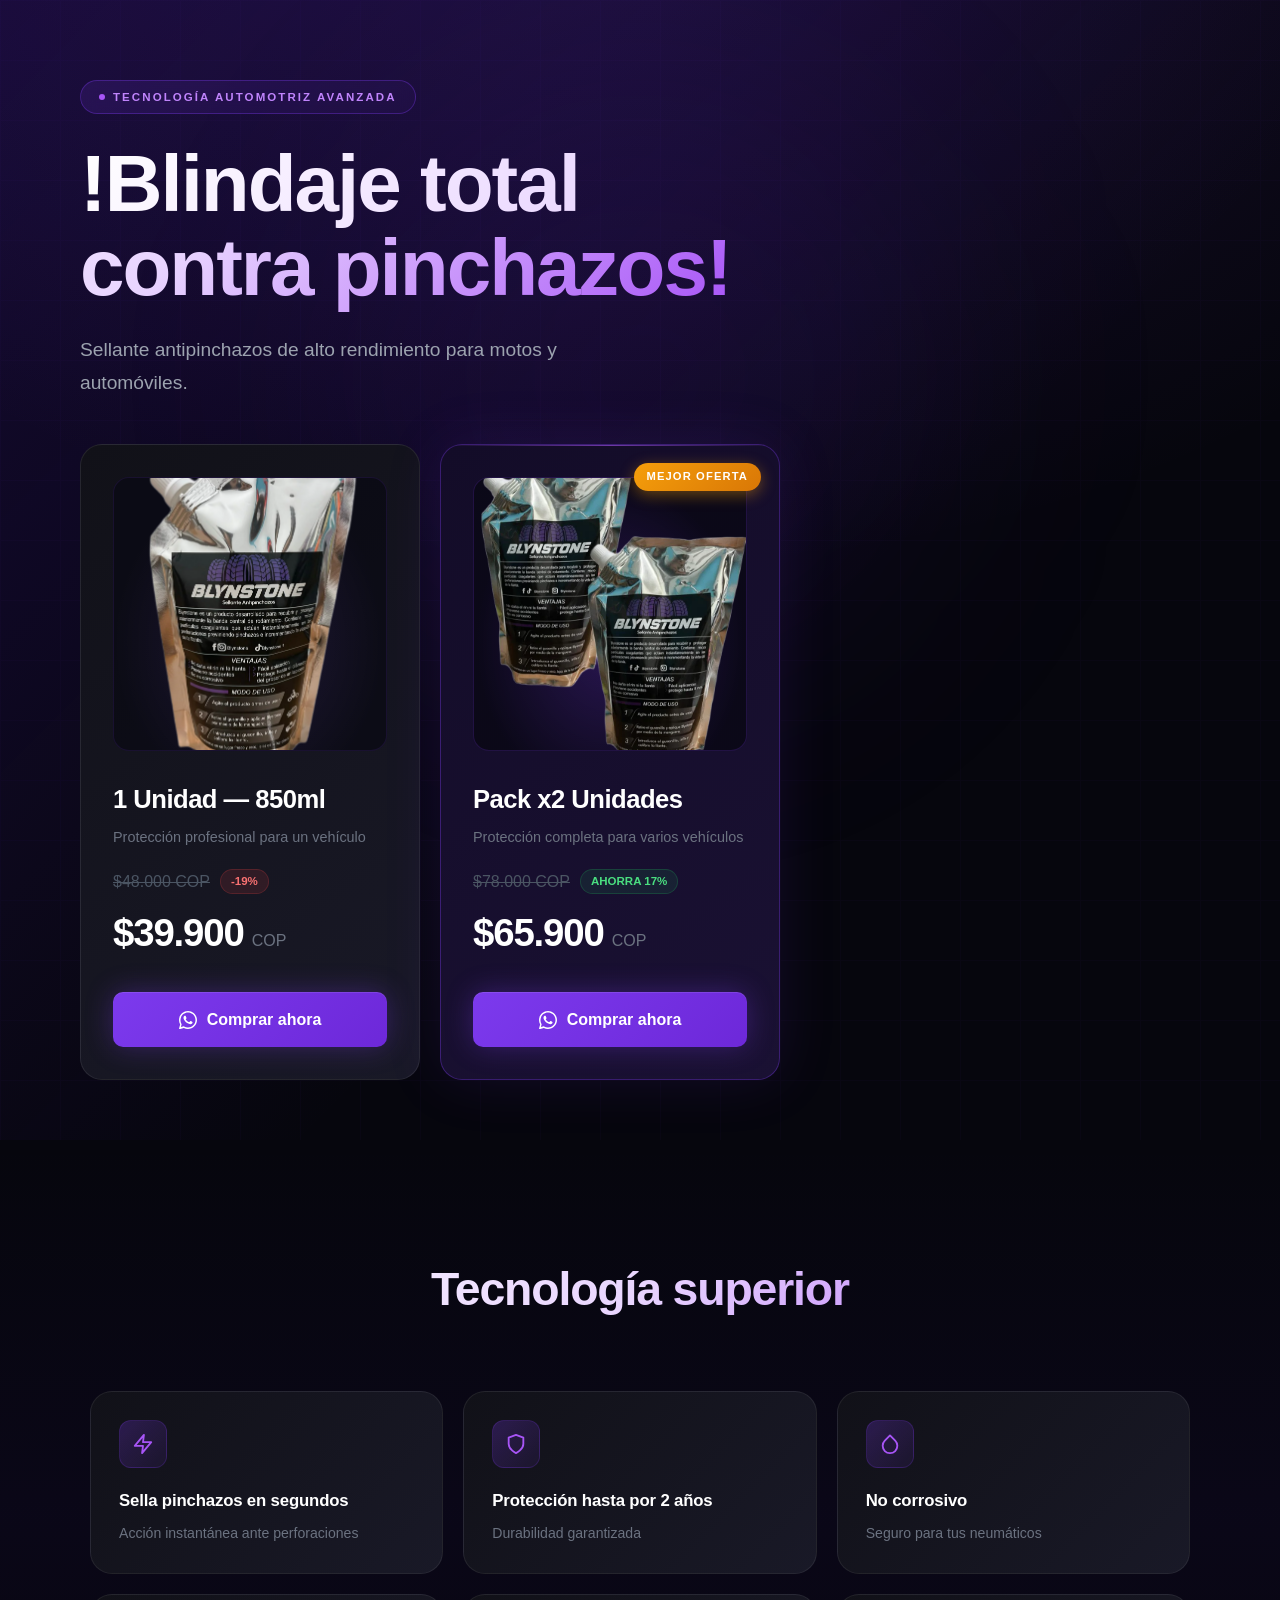
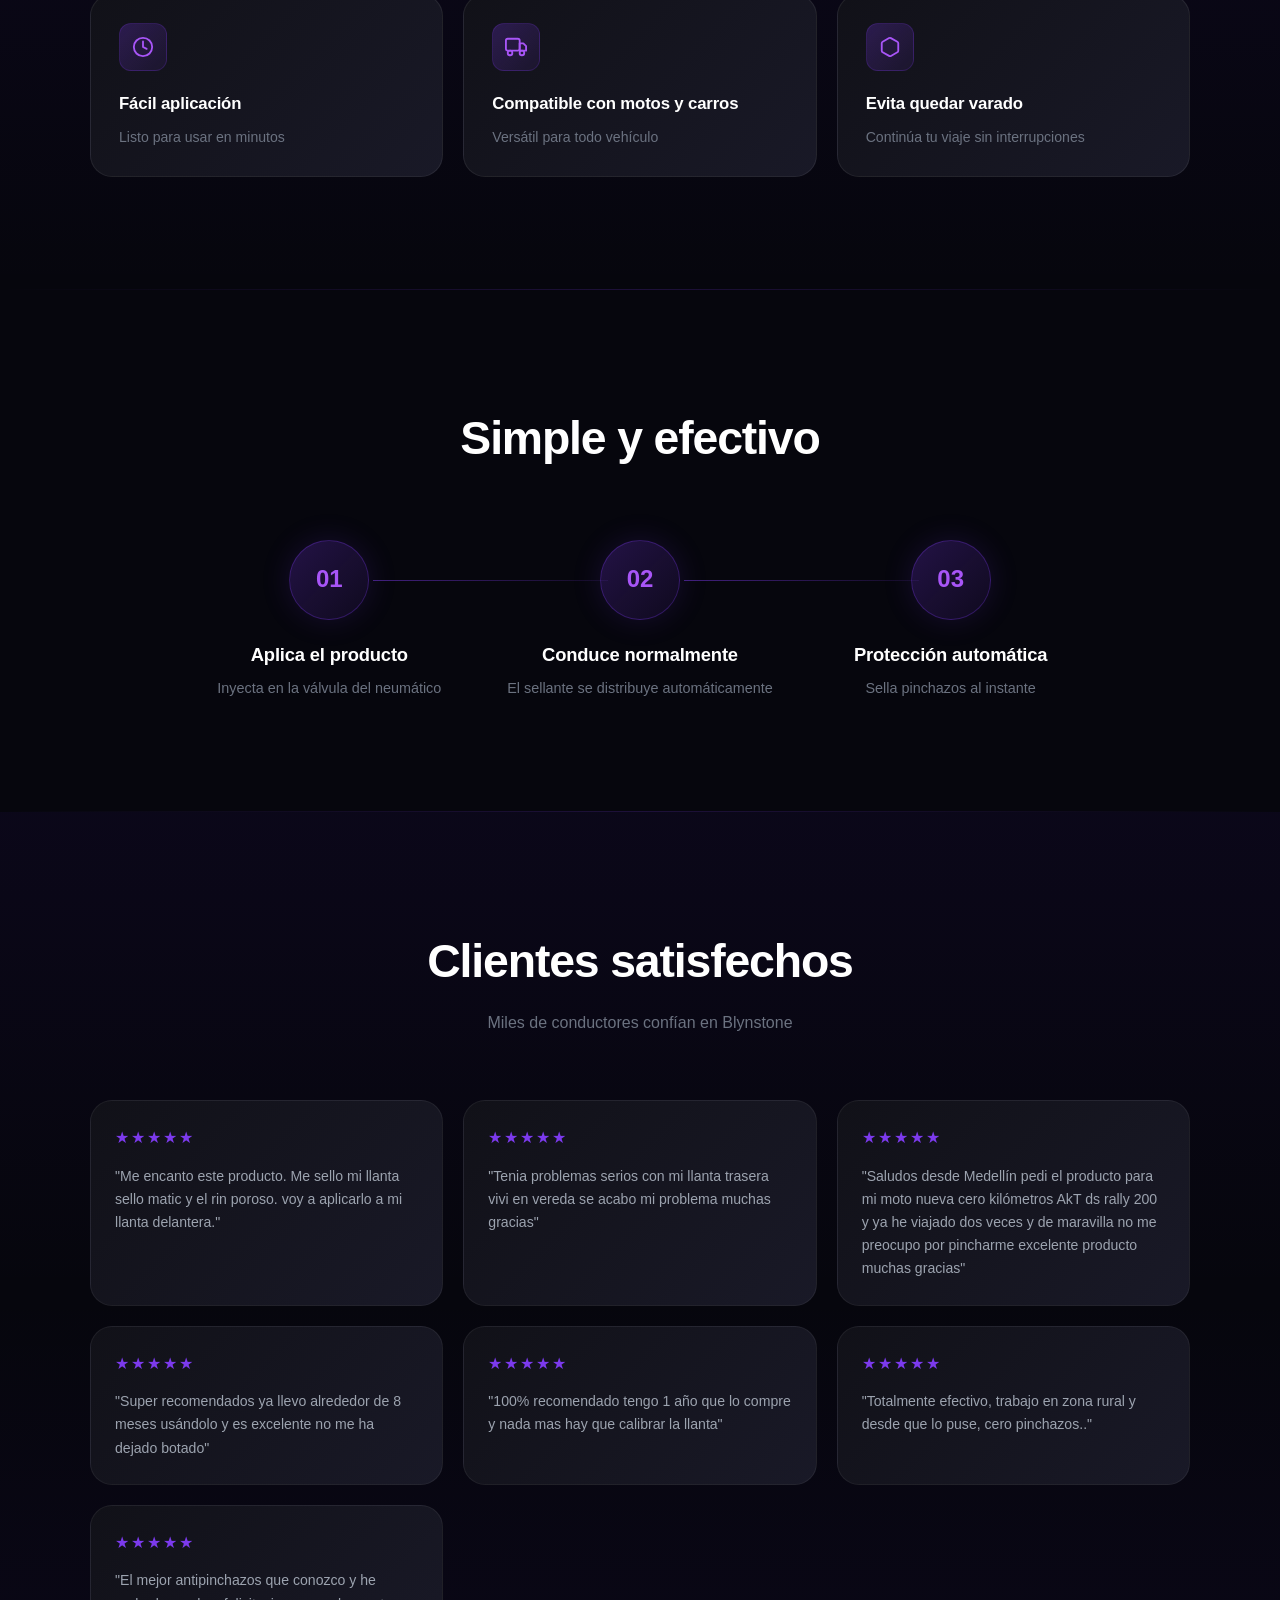
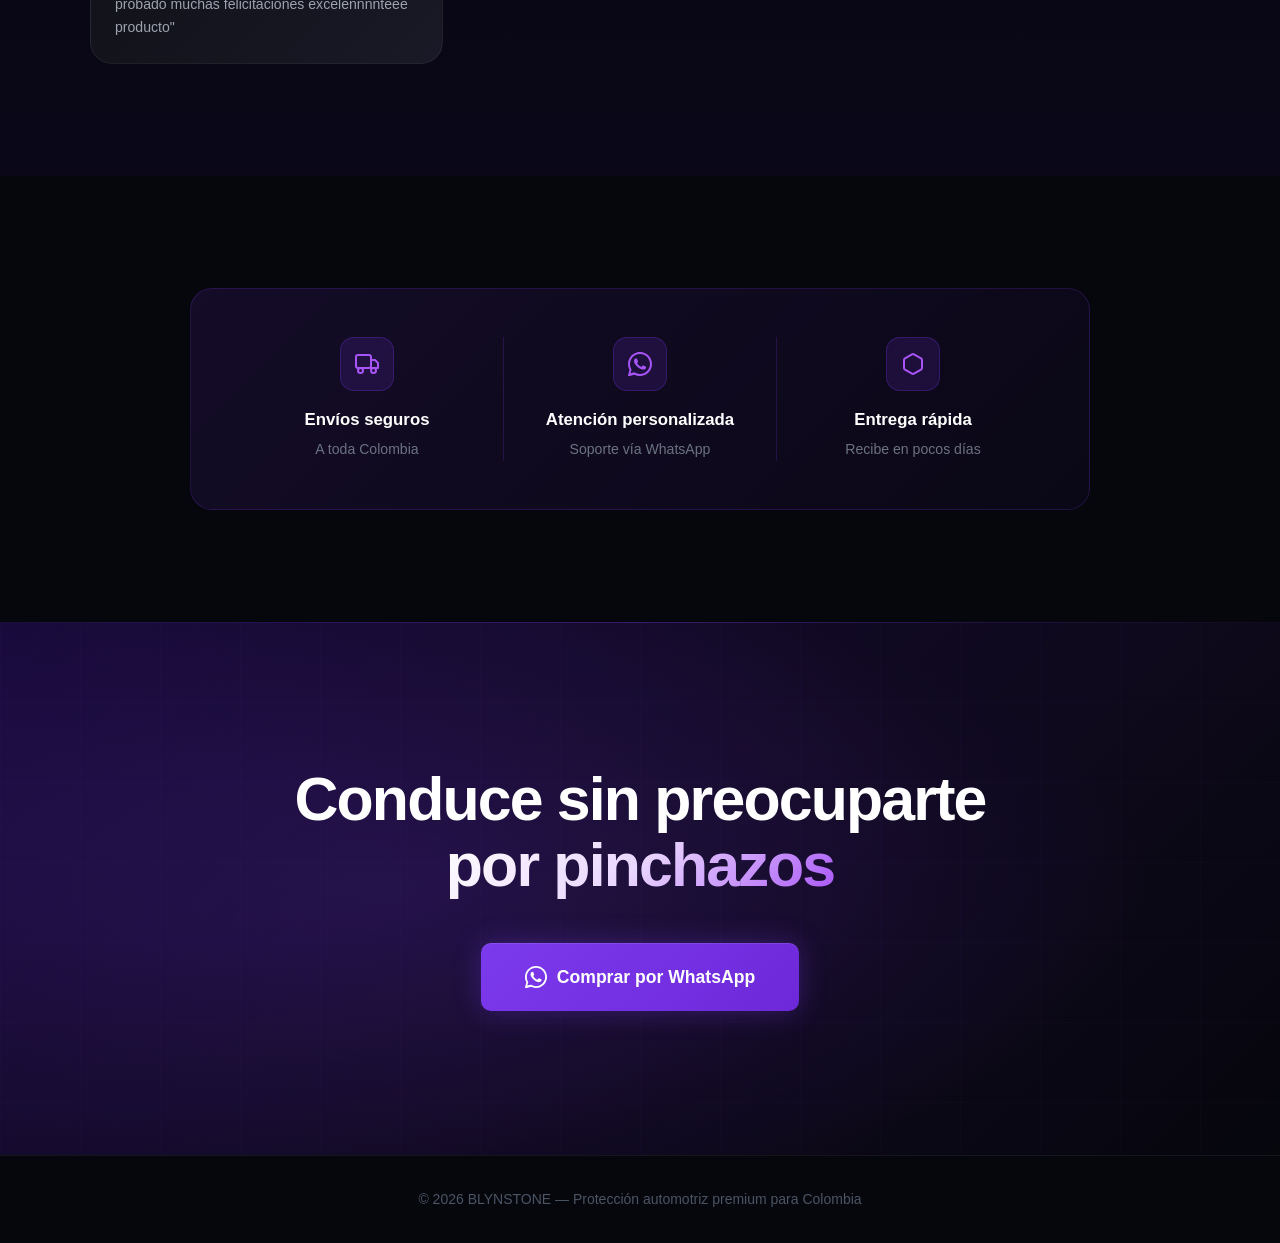
<file: index.html>
<!DOCTYPE html>
<html lang="es">

<head>
  <meta charset="UTF-8" />
  <meta name="viewport" content="width=device-width, initial-scale=1.0" />
  <meta name="description"
    content="Blynstone — Sellante antipinchazos de alto rendimiento para motos y automóviles. Tecnología automotriz premium para Colombia." />
  <title>Blynstone — Protección Premium para Neumáticos</title>
  <link rel="preconnect" href="https://fonts.googleapis.com" />
  <link rel="preconnect" href="https://fonts.gstatic.com" crossorigin />
  <link
    href="https://fonts.googleapis.com/css2?family=Syne:wght@400;600;700;800;900&family=Inter:wght@400;500;600;700&display=swap"
    rel="stylesheet" />
  <link rel="stylesheet" href="style.css" />
</head>

<body>

  <!-- ═══════════════════════════════════════════
       HERO
  ════════════════════════════════════════════ -->
  <section class="hero" id="hero">
    <div class="hero__grid-bg"></div>
    <div class="hero__orb"></div>
    <div class="hero__gradient-top"></div>

    <div class="container hero__inner">
      <div class="hero__content reveal">

        <div class="badge">
          <span class="badge__dot"></span>
          Tecnología automotriz avanzada
        </div>

        <h1 class="hero__title">
          <span class="gradient-text">!Blindaje total contra pinchazos!</span>
        </h1>

        <p class="hero__sub">
          Sellante antipinchazos de alto rendimiento para motos y automóviles.
        </p>




      <div class="grid grid--2 products__grid">

        <!-- PRODUCT 1 -->
        <div class="product-card reveal">
          <div class="product-card__inner">
            <div class="product-card__visual">
              <img src="Blynstone.png" alt="Blynstone 1 Unidad 850ml" loading="lazy" />
            </div>

            <div class="product-card__info">
              <h3 class="product-card__name">1 Unidad — 850ml</h3>
              <p class="product-card__desc">Protección profesional para un vehículo</p>
              <div class="product-card__pricing">
                <div class="product-card__old-row">
                  <span class="price--old">$48.000 COP</span>
                  <span class="discount-badge">-19%</span>
                </div>
                <div class="product-card__price-row">
                  <span class="price--current">$39.900</span>
                  <span class="price--currency">COP</span>
                </div>
              </div>
              <a href="https://wa.me/573022987677?text=Hola%2C%20quiero%20comprar%201%20unidad%20de%20Blynstone."
                target="_blank" rel="noopener noreferrer" class="btn btn--primary btn--full">
                <svg width="18" height="18" viewBox="0 0 24 24" fill="currentColor">
                  <path
                    d="M17.472 14.382c-.297-.149-1.758-.867-2.03-.967-.273-.099-.471-.148-.67.15-.197.297-.767.966-.94 1.164-.173.199-.347.223-.644.075-.297-.15-1.255-.463-2.39-1.475-.883-.788-1.48-1.761-1.653-2.059-.173-.297-.018-.458.13-.606.134-.133.298-.347.446-.52.149-.174.198-.298.298-.497.099-.198.05-.371-.025-.52-.075-.149-.669-1.612-.916-2.207-.242-.579-.487-.5-.669-.51-.173-.008-.371-.01-.57-.01-.198 0-.52.074-.792.372-.272.297-1.04 1.016-1.04 2.479 0 1.462 1.065 2.875 1.213 3.074.149.198 2.096 3.2 5.077 4.487.709.306 1.262.489 1.694.625.712.227 1.36.195 1.871.118.571-.085 1.758-.719 2.006-1.413.248-.694.248-1.289.173-1.413-.074-.124-.272-.198-.57-.347z" />
                  <path
                    d="M12 0C5.373 0 0 5.373 0 12c0 2.124.555 4.118 1.528 5.845L.057 23.272a.75.75 0 0 0 .92.921l5.508-1.458A11.942 11.942 0 0 0 12 24c6.627 0 12-5.373 12-12S18.627 0 12 0zm0 22c-1.907 0-3.693-.528-5.222-1.447l-.374-.223-3.874 1.026 1.04-3.778-.244-.389A9.96 9.96 0 0 1 2 12C2 6.477 6.477 2 12 2s10 4.477 10 10-4.477 10-10 10z" />
                </svg>
                Comprar ahora
              </a>
            </div>
          </div>
        </div>

        <!-- PRODUCT 2 — FEATURED -->
        <div class="product-card product-card--featured reveal reveal--delay-1">
          <div class="product-card__top-line"></div>
          <div class="product-card__badge">MEJOR OFERTA</div>
          <div class="product-card__inner">
            <div class="product-card__visual">
              <img src="kitX2.png" alt="Blynstone Pack x2" loading="lazy" />
            </div>

            <div class="product-card__info">
              <h3 class="product-card__name">Pack x2 Unidades</h3>
              <p class="product-card__desc">Protección completa para varios vehículos</p>
              <div class="product-card__pricing">
                <div class="product-card__old-row">
                  <span class="price--old">$78.000 COP</span>
                  <span class="discount-badge discount-badge--green">AHORRA 17%</span>
                </div>
                <div class="product-card__price-row">
                  <span class="price--current">$65.900</span>
                  <span class="price--currency">COP</span>
                </div>
              </div>
              <a href="https://wa.me/573022987677?text=Hola%2C%20quiero%20comprar%20el%20pack%20x2%20de%20Blynstone."
                target="_blank" rel="noopener noreferrer" class="btn btn--primary btn--full">
                <svg width="18" height="18" viewBox="0 0 24 24" fill="currentColor">
                  <path
                    d="M17.472 14.382c-.297-.149-1.758-.867-2.03-.967-.273-.099-.471-.148-.67.15-.197.297-.767.966-.94 1.164-.173.199-.347.223-.644.075-.297-.15-1.255-.463-2.39-1.475-.883-.788-1.48-1.761-1.653-2.059-.173-.297-.018-.458.13-.606.134-.133.298-.347.446-.52.149-.174.198-.298.298-.497.099-.198.05-.371-.025-.52-.075-.149-.669-1.612-.916-2.207-.242-.579-.487-.5-.669-.51-.173-.008-.371-.01-.57-.01-.198 0-.52.074-.792.372-.272.297-1.04 1.016-1.04 2.479 0 1.462 1.065 2.875 1.213 3.074.149.198 2.096 3.2 5.077 4.487.709.306 1.262.489 1.694.625.712.227 1.36.195 1.871.118.571-.085 1.758-.719 2.006-1.413.248-.694.248-1.289.173-1.413-.074-.124-.272-.198-.57-.347z" />
                  <path
                    d="M12 0C5.373 0 0 5.373 0 12c0 2.124.555 4.118 1.528 5.845L.057 23.272a.75.75 0 0 0 .92.921l5.508-1.458A11.942 11.942 0 0 0 12 24c6.627 0 12-5.373 12-12S18.627 0 12 0zm0 22c-1.907 0-3.693-.528-5.222-1.447l-.374-.223-3.874 1.026 1.04-3.778-.244-.389A9.96 9.96 0 0 1 2 12C2 6.477 6.477 2 12 2s10 4.477 10 10-4.477 10-10 10z" />
                </svg>
                Comprar ahora
              </a>
            </div>
          </div>
        </div>

      </div>
    </div>
  </section>

  
  <section class="section benefits" id="beneficios">
    <div class="section__bg-fade"></div>
    <div class="container">

      <div class="section__header reveal">
        <h2 class="section__title gradient-text">Tecnología superior</h2>
      </div>

      <div class="grid grid--3 benefits__grid">

        <div class="card reveal">
          <div class="card__icon">
            <svg width="22" height="22" viewBox="0 0 24 24" fill="none" stroke="currentColor" stroke-width="2"
              stroke-linecap="round" stroke-linejoin="round">
              <polygon points="13 2 3 14 12 14 11 22 21 10 12 10 13 2" />
            </svg>
          </div>
          <h3 class="card__title">Sella pinchazos en segundos</h3>
          <p class="card__desc">Acción instantánea ante perforaciones</p>
        </div>

        <div class="card reveal reveal--delay-1">
          <div class="card__icon">
            <svg width="22" height="22" viewBox="0 0 24 24" fill="none" stroke="currentColor" stroke-width="2"
              stroke-linecap="round" stroke-linejoin="round">
              <path d="M12 22s8-4 8-10V5l-8-3-8 3v7c0 6 8 10 8 10z" />
            </svg>
          </div>
          <h3 class="card__title">Protección hasta por 2 años</h3>
          <p class="card__desc">Durabilidad garantizada</p>
        </div>

        <div class="card reveal reveal--delay-2">
          <div class="card__icon">
            <svg width="22" height="22" viewBox="0 0 24 24" fill="none" stroke="currentColor" stroke-width="2"
              stroke-linecap="round" stroke-linejoin="round">
              <path d="M12 2.69l5.66 5.66a8 8 0 1 1-11.31 0z" />
            </svg>
          </div>
          <h3 class="card__title">No corrosivo</h3>
          <p class="card__desc">Seguro para tus neumáticos</p>
        </div>

        <div class="card reveal">
          <div class="card__icon">
            <svg width="22" height="22" viewBox="0 0 24 24" fill="none" stroke="currentColor" stroke-width="2"
              stroke-linecap="round" stroke-linejoin="round">
              <circle cx="12" cy="12" r="10" />
              <polyline points="12 6 12 12 16 14" />
            </svg>
          </div>
          <h3 class="card__title">Fácil aplicación</h3>
          <p class="card__desc">Listo para usar en minutos</p>
        </div>

        <div class="card reveal reveal--delay-1">
          <div class="card__icon">
            <svg width="22" height="22" viewBox="0 0 24 24" fill="none" stroke="currentColor" stroke-width="2"
              stroke-linecap="round" stroke-linejoin="round">
              <rect x="1" y="3" width="15" height="13" rx="2" />
              <path d="M16 8h4l3 3v5h-7V8z" />
              <circle cx="5.5" cy="18.5" r="2.5" />
              <circle cx="18.5" cy="18.5" r="2.5" />
            </svg>
          </div>
          <h3 class="card__title">Compatible con motos y carros</h3>
          <p class="card__desc">Versátil para todo vehículo</p>
        </div>

        <div class="card reveal reveal--delay-2">
          <div class="card__icon">
            <svg width="22" height="22" viewBox="0 0 24 24" fill="none" stroke="currentColor" stroke-width="2"
              stroke-linecap="round" stroke-linejoin="round">
              <path
                d="M21 16V8a2 2 0 0 0-1-1.73l-7-4a2 2 0 0 0-2 0l-7 4A2 2 0 0 0 3 8v8a2 2 0 0 0 1 1.73l7 4a2 2 0 0 0 2 0l7-4A2 2 0 0 0 21 16z" />
            </svg>
          </div>
          <h3 class="card__title">Evita quedar varado</h3>
          <p class="card__desc">Continúa tu viaje sin interrupciones</p>
        </div>

      </div>
    </div>
  </section>

  <!-- ═══════════════════════════════════════════
       HOW IT WORKS
  ════════════════════════════════════════════ -->
  <section class="section how" id="como-funciona">
    <div class="how__line-top"></div>
    <div class="container">

      <div class="section__header reveal">
        <h2 class="section__title">Simple y efectivo</h2>
      </div>

      <div class="steps">

        <div class="step reveal">
          <div class="step__circle">01</div>
          <h3 class="step__title">Aplica el producto</h3>
          <p class="step__desc">Inyecta en la válvula del neumático</p>
          <div class="step__connector" aria-hidden="true"></div>
        </div>

        <div class="step reveal reveal--delay-1">
          <div class="step__circle">02</div>
          <h3 class="step__title">Conduce normalmente</h3>
          <p class="step__desc">El sellante se distribuye automáticamente</p>
          <div class="step__connector" aria-hidden="true"></div>
        </div>

        <div class="step reveal reveal--delay-2">
          <div class="step__circle">03</div>
          <h3 class="step__title">Protección automática</h3>
          <p class="step__desc">Sella pinchazos al instante</p>
        </div>

      </div>
    </div>
    <div class="how__line-bottom"></div>
  </section>

  <!-- ═══════════════════════════════════════════
       TESTIMONIALS
  ════════════════════════════════════════════ -->
  <section class="section testimonials" id="resenas">
    <div class="testimonials__bg"></div>
    <div class="container">

      <div class="section__header reveal">
        <h2 class="section__title">Clientes satisfechos</h2>
        <p class="section__sub">Miles de conductores confían en Blynstone</p>
      </div>

      <div class="grid grid--3 testimonials__grid">

        <div class="review reveal">
          <div class="review__stars">★★★★★</div>
          <p class="review__text">"Me encanto este producto. Me sello mi llanta sello matic y el rin poroso. voy a
            aplicarlo a mi llanta delantera."</p>
        </div>

        <div class="review reveal reveal--delay-1">
          <div class="review__stars">★★★★★</div>
          <p class="review__text">"Tenia problemas serios con mi llanta trasera vivi en vereda se acabo mi problema
            muchas gracias"</p>
        </div>

        <div class="review reveal reveal--delay-2">
          <div class="review__stars">★★★★★</div>
          <p class="review__text">"Saludos desde Medellín pedi el producto para mi moto nueva cero kilómetros AkT ds
            rally 200 y ya he viajado dos veces y de maravilla no me preocupo por pincharme excelente producto muchas
            gracias"</p>
        </div>

        <div class="review reveal">
          <div class="review__stars">★★★★★</div>
          <p class="review__text">"Super recomendados ya llevo alrededor de 8 meses usándolo y es excelente no me ha
            dejado botado"</p>
        </div>

        <div class="review reveal reveal--delay-1">
          <div class="review__stars">★★★★★</div>
          <p class="review__text">"100% recomendado tengo 1 año que lo compre y nada mas hay que calibrar la llanta"</p>
        </div>

        <div class="review reveal reveal--delay-2">
          <div class="review__stars">★★★★★</div>
          <p class="review__text">"Totalmente efectivo, trabajo en zona rural y desde que lo puse, cero pinchazos.."</p>
        </div>

        <div class="review reveal">
          <div class="review__stars">★★★★★</div>
          <p class="review__text">"El mejor antipinchazos que conozco y he probado muchas felicitaciones excelennnnteee
            producto"</p>
        </div>

      </div>
    </div>
  </section>

  <!-- ═══════════════════════════════════════════
       SHIPPING
  ════════════════════════════════════════════ -->
  <section class="section shipping">
    <div class="container">
      <div class="shipping__card reveal">

        <div class="shipping__item">
          <div class="shipping__icon">
            <svg width="24" height="24" viewBox="0 0 24 24" fill="none" stroke="currentColor" stroke-width="2"
              stroke-linecap="round" stroke-linejoin="round">
              <rect x="1" y="3" width="15" height="13" rx="2" />
              <path d="M16 8h4l3 3v5h-7V8z" />
              <circle cx="5.5" cy="18.5" r="2.5" />
              <circle cx="18.5" cy="18.5" r="2.5" />
            </svg>
          </div>
          <h3 class="shipping__title">Envíos seguros</h3>
          <p class="shipping__desc">A toda Colombia</p>
        </div>

        <div class="shipping__divider"></div>

        <div class="shipping__item">
          <div class="shipping__icon">
            <svg width="24" height="24" viewBox="0 0 24 24" fill="currentColor">
              <path
                d="M17.472 14.382c-.297-.149-1.758-.867-2.03-.967-.273-.099-.471-.148-.67.15-.197.297-.767.966-.94 1.164-.173.199-.347.223-.644.075-.297-.15-1.255-.463-2.39-1.475-.883-.788-1.48-1.761-1.653-2.059-.173-.297-.018-.458.13-.606.134-.133.298-.347.446-.52.149-.174.198-.298.298-.497.099-.198.05-.371-.025-.52-.075-.149-.669-1.612-.916-2.207-.242-.579-.487-.5-.669-.51-.173-.008-.371-.01-.57-.01-.198 0-.52.074-.792.372-.272.297-1.04 1.016-1.04 2.479 0 1.462 1.065 2.875 1.213 3.074.149.198 2.096 3.2 5.077 4.487.709.306 1.262.489 1.694.625.712.227 1.36.195 1.871.118.571-.085 1.758-.719 2.006-1.413.248-.694.248-1.289.173-1.413-.074-.124-.272-.198-.57-.347z" />
              <path
                d="M12 0C5.373 0 0 5.373 0 12c0 2.124.555 4.118 1.528 5.845L.057 23.272a.75.75 0 0 0 .92.921l5.508-1.458A11.942 11.942 0 0 0 12 24c6.627 0 12-5.373 12-12S18.627 0 12 0zm0 22c-1.907 0-3.693-.528-5.222-1.447l-.374-.223-3.874 1.026 1.04-3.778-.244-.389A9.96 9.96 0 0 1 2 12C2 6.477 6.477 2 12 2s10 4.477 10 10-4.477 10-10 10z" />
            </svg>
          </div>
          <h3 class="shipping__title">Atención personalizada</h3>
          <p class="shipping__desc">Soporte vía WhatsApp</p>
        </div>

        <div class="shipping__divider"></div>

        <div class="shipping__item">
          <div class="shipping__icon">
            <svg width="24" height="24" viewBox="0 0 24 24" fill="none" stroke="currentColor" stroke-width="2"
              stroke-linecap="round" stroke-linejoin="round">
              <path
                d="M21 16V8a2 2 0 0 0-1-1.73l-7-4a2 2 0 0 0-2 0l-7 4A2 2 0 0 0 3 8v8a2 2 0 0 0 1 1.73l7 4a2 2 0 0 0 2 0l7-4A2 2 0 0 0 21 16z" />
            </svg>
          </div>
          <h3 class="shipping__title">Entrega rápida</h3>
          <p class="shipping__desc">Recibe en pocos días</p>
        </div>

      </div>
    </div>
  </section>

  <!-- ═══════════════════════════════════════════
       CTA FINAL
  ════════════════════════════════════════════ -->
  <section class="cta-final">
    <div class="cta-final__bg"></div>
    <div class="cta-final__grid"></div>
    <div class="cta-final__line-top"></div>
    <div class="container cta-final__inner">
      <div class="reveal">
        <h2 class="cta-final__title">
          Conduce sin preocuparte<br>
          <span class="gradient-text">por pinchazos</span>
        </h2>
        <a href="https://wa.me/573022987677?text=Hola%2C%20me%20interesa%20el%20sellante%20antipinchazos%20Blynstone.%20Quiero%20m%C3%A1s%20informaci%C3%B3n."
          target="_blank" rel="noopener noreferrer" class="btn btn--primary btn--lg">
          <svg width="22" height="22" viewBox="0 0 24 24" fill="currentColor">
            <path
              d="M17.472 14.382c-.297-.149-1.758-.867-2.03-.967-.273-.099-.471-.148-.67.15-.197.297-.767.966-.94 1.164-.173.199-.347.223-.644.075-.297-.15-1.255-.463-2.39-1.475-.883-.788-1.48-1.761-1.653-2.059-.173-.297-.018-.458.13-.606.134-.133.298-.347.446-.52.149-.174.198-.298.298-.497.099-.198.05-.371-.025-.52-.075-.149-.669-1.612-.916-2.207-.242-.579-.487-.5-.669-.51-.173-.008-.371-.01-.57-.01-.198 0-.52.074-.792.372-.272.297-1.04 1.016-1.04 2.479 0 1.462 1.065 2.875 1.213 3.074.149.198 2.096 3.2 5.077 4.487.709.306 1.262.489 1.694.625.712.227 1.36.195 1.871.118.571-.085 1.758-.719 2.006-1.413.248-.694.248-1.289.173-1.413-.074-.124-.272-.198-.57-.347z" />
            <path
              d="M12 0C5.373 0 0 5.373 0 12c0 2.124.555 4.118 1.528 5.845L.057 23.272a.75.75 0 0 0 .92.921l5.508-1.458A11.942 11.942 0 0 0 12 24c6.627 0 12-5.373 12-12S18.627 0 12 0zm0 22c-1.907 0-3.693-.528-5.222-1.447l-.374-.223-3.874 1.026 1.04-3.778-.244-.389A9.96 9.96 0 0 1 2 12C2 6.477 6.477 2 12 2s10 4.477 10 10-4.477 10-10 10z" />
          </svg>
          Comprar por WhatsApp
        </a>
      </div>
    </div>
  </section>

  <!-- ═══════════════════════════════════════════
       FOOTER
  ════════════════════════════════════════════ -->
  <footer class="footer">
    <div class="container footer__inner">
      <p class="footer__copy">© 2026 BLYNSTONE — Protección automotriz premium para Colombia</p>
    </div>
  </footer>

  <script src="script.js"></script>
</body>

</html>
</file>
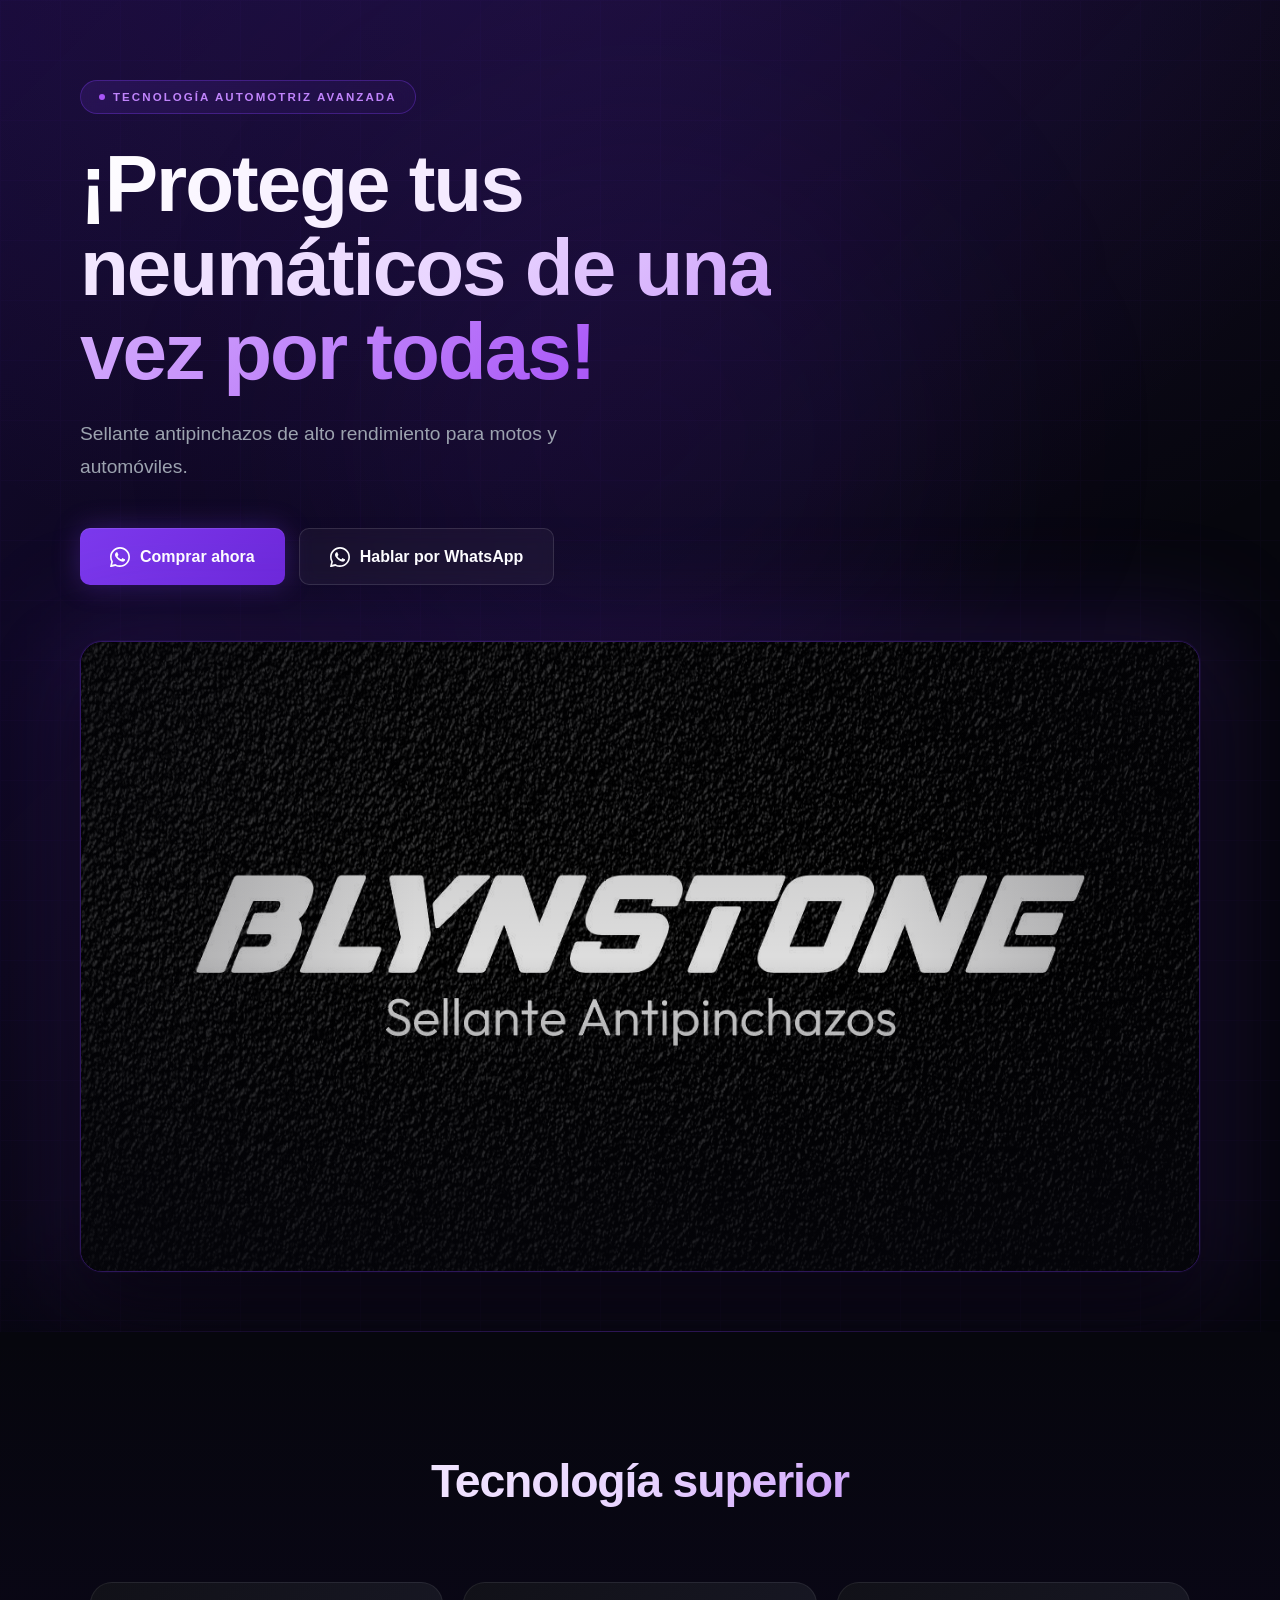
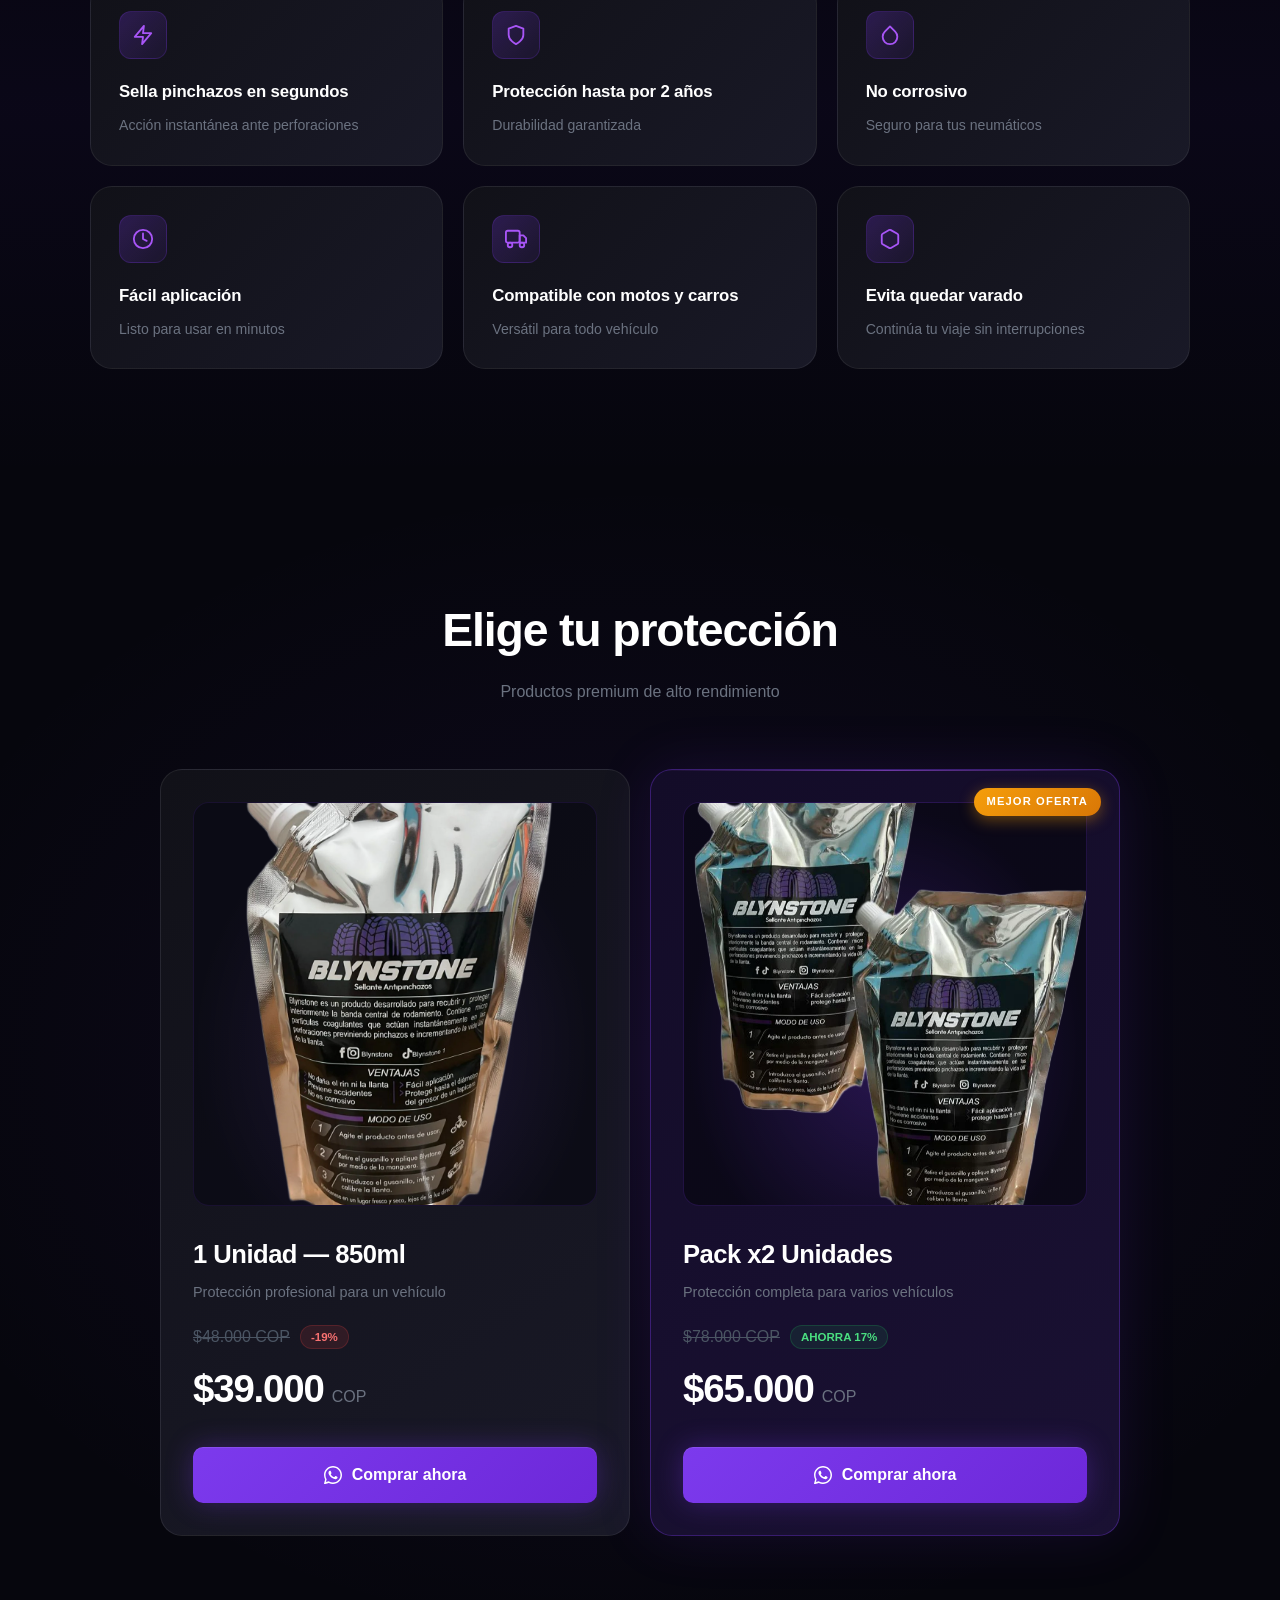
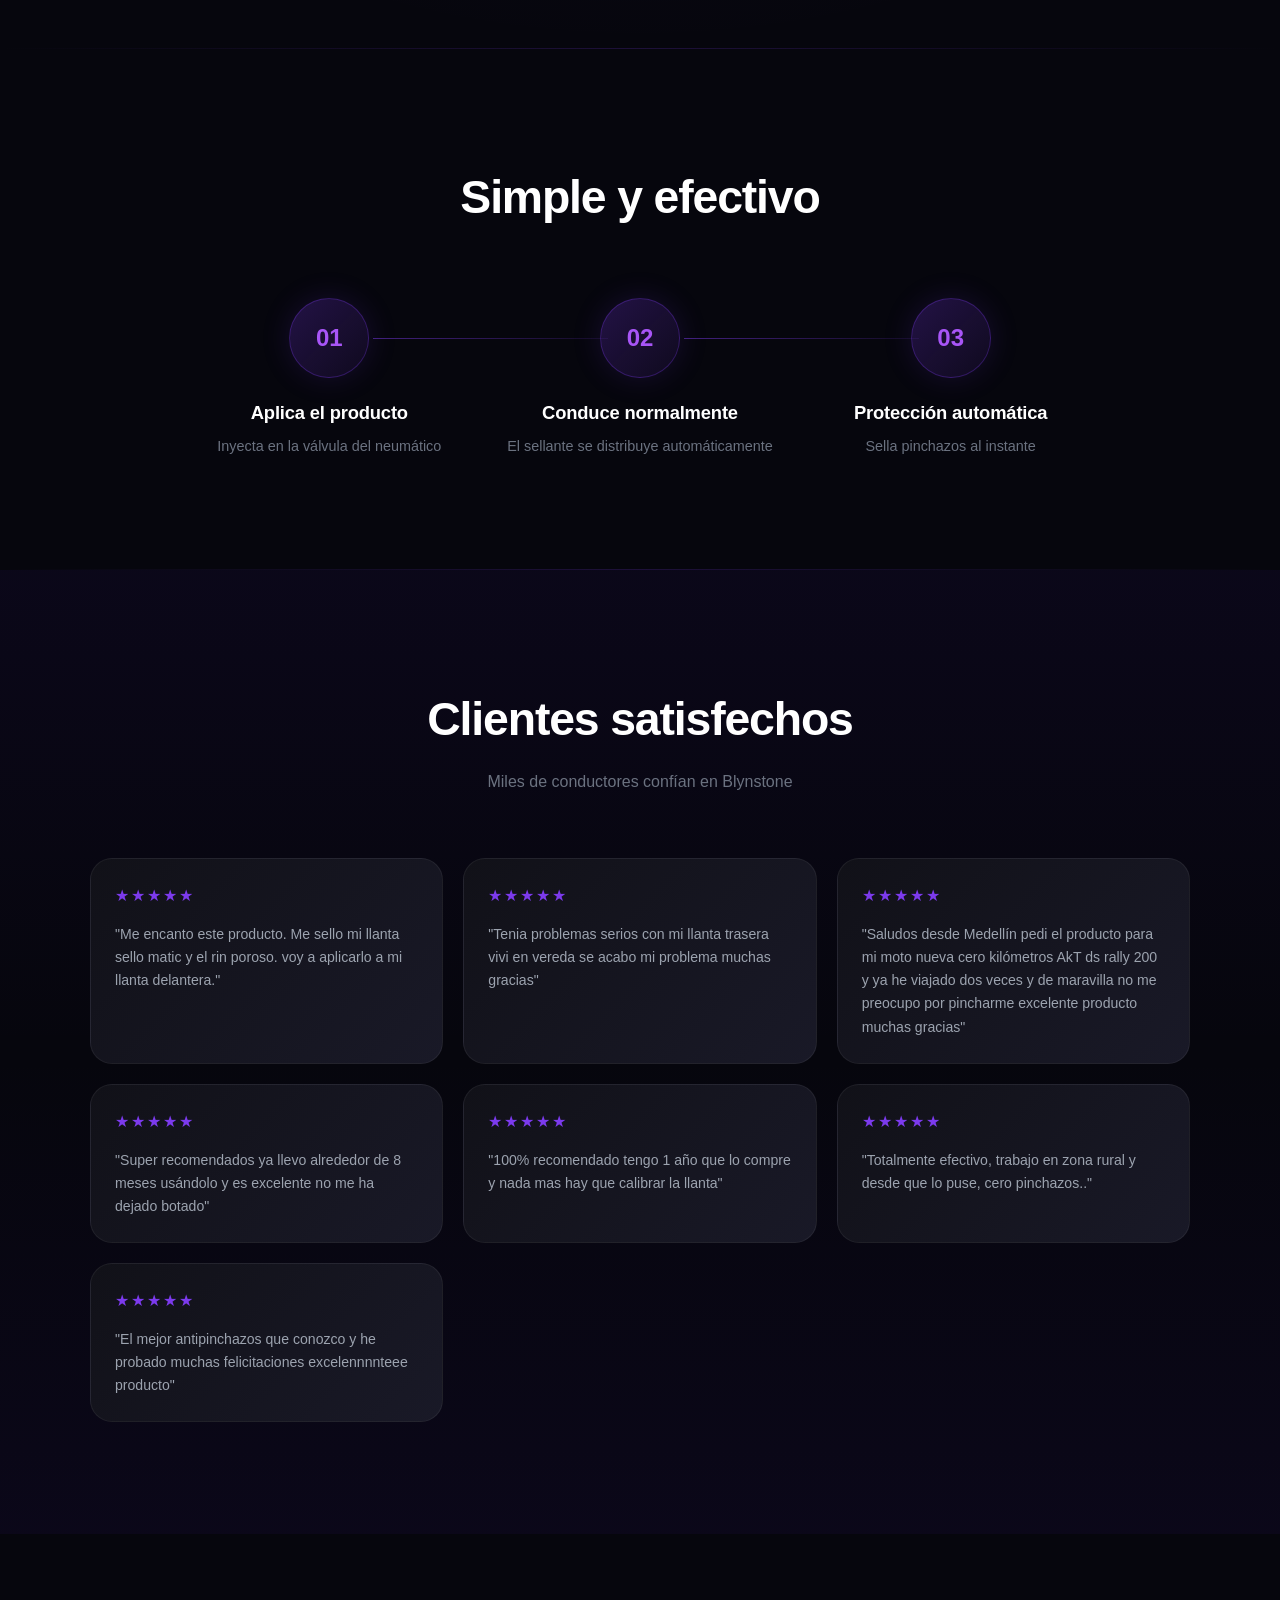
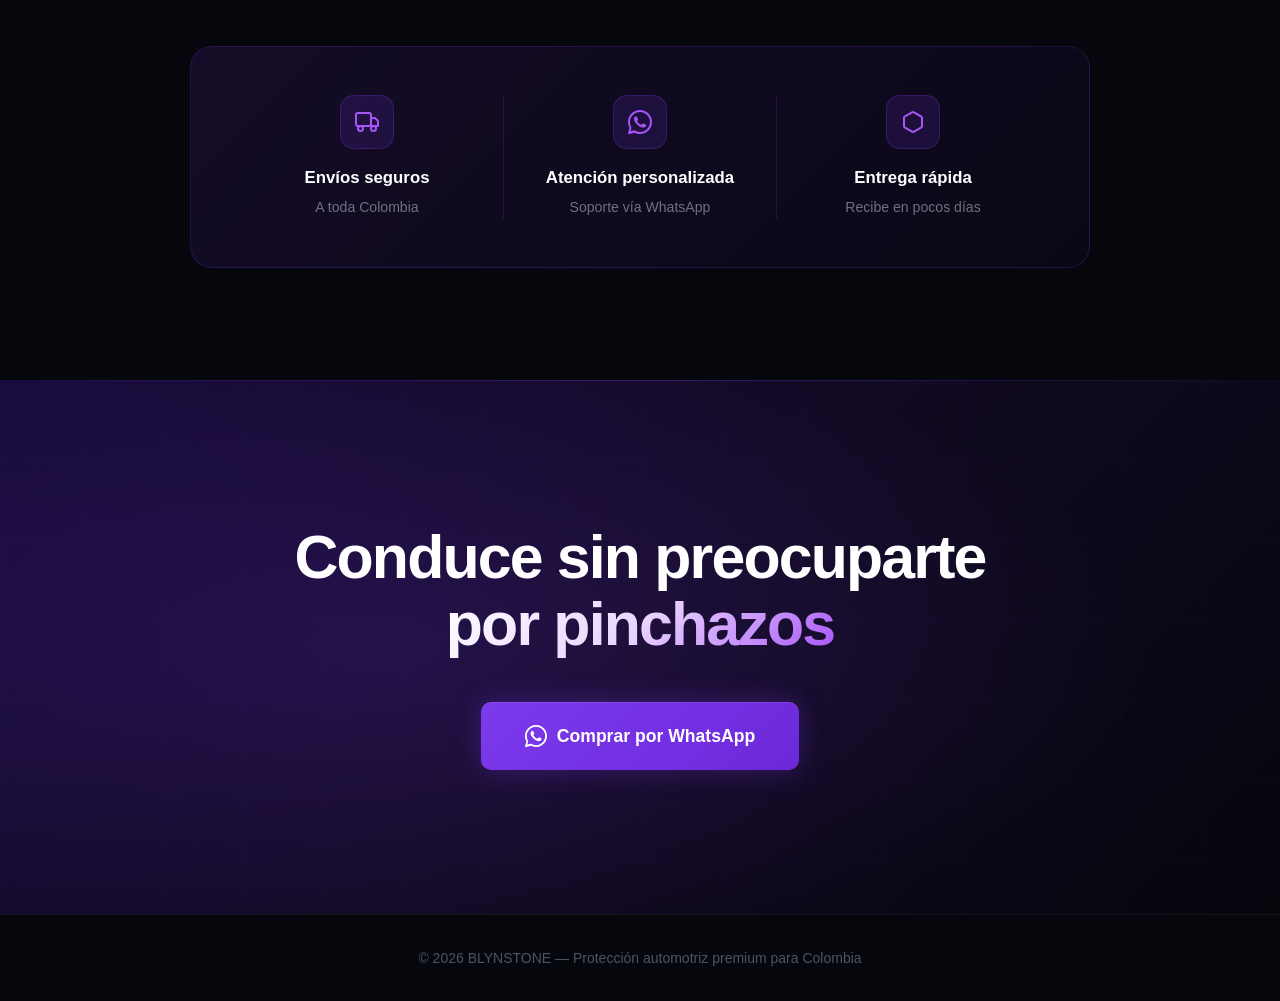
<file: blynstone/index.html>
<!DOCTYPE html>
<html lang="es">

<head>
  <meta charset="UTF-8" />
  <meta name="viewport" content="width=device-width, initial-scale=1.0" />
  <meta name="description"
    content="Blynstone — Sellante antipinchazos de alto rendimiento para motos y automóviles. Tecnología automotriz premium para Colombia." />
  <title>Blynstone — Protección Premium para Neumáticos</title>
  <link rel="preconnect" href="https://fonts.googleapis.com" />
  <link rel="preconnect" href="https://fonts.gstatic.com" crossorigin />
  <link
    href="https://fonts.googleapis.com/css2?family=Syne:wght@400;600;700;800;900&family=Inter:wght@400;500;600;700&display=swap"
    rel="stylesheet" />
  <link rel="stylesheet" href="style.css" />
</head>

<body>

  <!-- ═══════════════════════════════════════════
       HERO
  ════════════════════════════════════════════ -->
  <section class="hero" id="hero">
    <div class="hero__grid-bg"></div>
    <div class="hero__orb"></div>
    <div class="hero__gradient-top"></div>

    <div class="container hero__inner">
      <div class="hero__content reveal">

        <div class="badge">
          <span class="badge__dot"></span>
          Tecnología automotriz avanzada
        </div>

        <h1 class="hero__title">
          <span class="gradient-text">¡Protege tus neumáticos de una vez por todas!</span>
        </h1>

        <p class="hero__sub">
          Sellante antipinchazos de alto rendimiento para motos y automóviles.
        </p>

        <div class="hero__ctas">
          <a href="https://wa.me/573022987677?text=Hola%2C%20me%20interesa%20el%20sellante%20antipinchazos%20Blynstone.%20Quiero%20m%C3%A1s%20informaci%C3%B3n."
            target="_blank" rel="noopener noreferrer" class="btn btn--primary">
            <svg width="20" height="20" viewBox="0 0 24 24" fill="currentColor">
              <path
                d="M17.472 14.382c-.297-.149-1.758-.867-2.03-.967-.273-.099-.471-.148-.67.15-.197.297-.767.966-.94 1.164-.173.199-.347.223-.644.075-.297-.15-1.255-.463-2.39-1.475-.883-.788-1.48-1.761-1.653-2.059-.173-.297-.018-.458.13-.606.134-.133.298-.347.446-.52.149-.174.198-.298.298-.497.099-.198.05-.371-.025-.52-.075-.149-.669-1.612-.916-2.207-.242-.579-.487-.5-.669-.51-.173-.008-.371-.01-.57-.01-.198 0-.52.074-.792.372-.272.297-1.04 1.016-1.04 2.479 0 1.462 1.065 2.875 1.213 3.074.149.198 2.096 3.2 5.077 4.487.709.306 1.262.489 1.694.625.712.227 1.36.195 1.871.118.571-.085 1.758-.719 2.006-1.413.248-.694.248-1.289.173-1.413-.074-.124-.272-.198-.57-.347z" />
              <path
                d="M12 0C5.373 0 0 5.373 0 12c0 2.124.555 4.118 1.528 5.845L.057 23.272a.75.75 0 0 0 .92.921l5.508-1.458A11.942 11.942 0 0 0 12 24c6.627 0 12-5.373 12-12S18.627 0 12 0zm0 22c-1.907 0-3.693-.528-5.222-1.447l-.374-.223-3.874 1.026 1.04-3.778-.244-.389A9.96 9.96 0 0 1 2 12C2 6.477 6.477 2 12 2s10 4.477 10 10-4.477 10-10 10z" />
            </svg>
            Comprar ahora
          </a>
          <a href="https://wa.me/573022987677?text=Hola%2C%20me%20interesa%20el%20sellante%20antipinchazos%20Blynstone.%20Quiero%20m%C3%A1s%20informaci%C3%B3n."
            target="_blank" rel="noopener noreferrer" class="btn btn--ghost">
            <svg width="20" height="20" viewBox="0 0 24 24" fill="currentColor">
              <path
                d="M17.472 14.382c-.297-.149-1.758-.867-2.03-.967-.273-.099-.471-.148-.67.15-.197.297-.767.966-.94 1.164-.173.199-.347.223-.644.075-.297-.15-1.255-.463-2.39-1.475-.883-.788-1.48-1.761-1.653-2.059-.173-.297-.018-.458.13-.606.134-.133.298-.347.446-.52.149-.174.198-.298.298-.497.099-.198.05-.371-.025-.52-.075-.149-.669-1.612-.916-2.207-.242-.579-.487-.5-.669-.51-.173-.008-.371-.01-.57-.01-.198 0-.52.074-.792.372-.272.297-1.04 1.016-1.04 2.479 0 1.462 1.065 2.875 1.213 3.074.149.198 2.096 3.2 5.077 4.487.709.306 1.262.489 1.694.625.712.227 1.36.195 1.871.118.571-.085 1.758-.719 2.006-1.413.248-.694.248-1.289.173-1.413-.074-.124-.272-.198-.57-.347z" />
              <path
                d="M12 0C5.373 0 0 5.373 0 12c0 2.124.555 4.118 1.528 5.845L.057 23.272a.75.75 0 0 0 .92.921l5.508-1.458A11.942 11.942 0 0 0 12 24c6.627 0 12-5.373 12-12S18.627 0 12 0zm0 22c-1.907 0-3.693-.528-5.222-1.447l-.374-.223-3.874 1.026 1.04-3.778-.244-.389A9.96 9.96 0 0 1 2 12C2 6.477 6.477 2 12 2s10 4.477 10 10-4.477 10-10 10z" />
            </svg>
            Hablar por WhatsApp
          </a>
        </div>

      </div>

      <!-- Hero image -->
      <div class="hero__visual reveal reveal--delay-2">
        <div class="hero__image-glow"></div>
        <div class="hero__image-frame">
          <img src="{images}/Logo.jpg
            " alt="Blynstone — Protección para neumáticos" class="hero__img" loading="eager" />
          <div class="hero__image-overlay"></div>
        </div>
      </div>
    </div>

    <div class="hero__line-bottom"></div>
  </section>

  <!-- ═══════════════════════════════════════════
       BENEFITS
  ════════════════════════════════════════════ -->
  <section class="section benefits" id="beneficios">
    <div class="section__bg-fade"></div>
    <div class="container">

      <div class="section__header reveal">
        <h2 class="section__title gradient-text">Tecnología superior</h2>
      </div>

      <div class="grid grid--3 benefits__grid">

        <div class="card reveal">
          <div class="card__icon">
            <svg width="22" height="22" viewBox="0 0 24 24" fill="none" stroke="currentColor" stroke-width="2"
              stroke-linecap="round" stroke-linejoin="round">
              <polygon points="13 2 3 14 12 14 11 22 21 10 12 10 13 2" />
            </svg>
          </div>
          <h3 class="card__title">Sella pinchazos en segundos</h3>
          <p class="card__desc">Acción instantánea ante perforaciones</p>
        </div>

        <div class="card reveal reveal--delay-1">
          <div class="card__icon">
            <svg width="22" height="22" viewBox="0 0 24 24" fill="none" stroke="currentColor" stroke-width="2"
              stroke-linecap="round" stroke-linejoin="round">
              <path d="M12 22s8-4 8-10V5l-8-3-8 3v7c0 6 8 10 8 10z" />
            </svg>
          </div>
          <h3 class="card__title">Protección hasta por 2 años</h3>
          <p class="card__desc">Durabilidad garantizada</p>
        </div>

        <div class="card reveal reveal--delay-2">
          <div class="card__icon">
            <svg width="22" height="22" viewBox="0 0 24 24" fill="none" stroke="currentColor" stroke-width="2"
              stroke-linecap="round" stroke-linejoin="round">
              <path d="M12 2.69l5.66 5.66a8 8 0 1 1-11.31 0z" />
            </svg>
          </div>
          <h3 class="card__title">No corrosivo</h3>
          <p class="card__desc">Seguro para tus neumáticos</p>
        </div>

        <div class="card reveal">
          <div class="card__icon">
            <svg width="22" height="22" viewBox="0 0 24 24" fill="none" stroke="currentColor" stroke-width="2"
              stroke-linecap="round" stroke-linejoin="round">
              <circle cx="12" cy="12" r="10" />
              <polyline points="12 6 12 12 16 14" />
            </svg>
          </div>
          <h3 class="card__title">Fácil aplicación</h3>
          <p class="card__desc">Listo para usar en minutos</p>
        </div>

        <div class="card reveal reveal--delay-1">
          <div class="card__icon">
            <svg width="22" height="22" viewBox="0 0 24 24" fill="none" stroke="currentColor" stroke-width="2"
              stroke-linecap="round" stroke-linejoin="round">
              <rect x="1" y="3" width="15" height="13" rx="2" />
              <path d="M16 8h4l3 3v5h-7V8z" />
              <circle cx="5.5" cy="18.5" r="2.5" />
              <circle cx="18.5" cy="18.5" r="2.5" />
            </svg>
          </div>
          <h3 class="card__title">Compatible con motos y carros</h3>
          <p class="card__desc">Versátil para todo vehículo</p>
        </div>

        <div class="card reveal reveal--delay-2">
          <div class="card__icon">
            <svg width="22" height="22" viewBox="0 0 24 24" fill="none" stroke="currentColor" stroke-width="2"
              stroke-linecap="round" stroke-linejoin="round">
              <path
                d="M21 16V8a2 2 0 0 0-1-1.73l-7-4a2 2 0 0 0-2 0l-7 4A2 2 0 0 0 3 8v8a2 2 0 0 0 1 1.73l7 4a2 2 0 0 0 2 0l7-4A2 2 0 0 0 21 16z" />
            </svg>
          </div>
          <h3 class="card__title">Evita quedar varado</h3>
          <p class="card__desc">Continúa tu viaje sin interrupciones</p>
        </div>

      </div>
    </div>
  </section>

  <!-- ═══════════════════════════════════════════
       PRODUCTS
  ════════════════════════════════════════════ -->
  <section class="section products" id="productos">
    <div class="products__radial"></div>
    <div class="container">

      <div class="section__header reveal">
        <h2 class="section__title">Elige tu protección</h2>
        <p class="section__sub">Productos premium de alto rendimiento</p>
      </div>

      <div class="grid grid--2 products__grid">

        <!-- PRODUCT 1 -->
        <div class="product-card reveal">
          <div class="product-card__inner">
            <div class="product-card__visual">
              <img src="{images}/Blynstone.png" alt="Blynstone 1 Unidad 850ml" loading="lazy" />
            </div>

            <div class="product-card__info">
              <h3 class="product-card__name">1 Unidad — 850ml</h3>
              <p class="product-card__desc">Protección profesional para un vehículo</p>
              <div class="product-card__pricing">
                <div class="product-card__old-row">
                  <span class="price--old">$48.000 COP</span>
                  <span class="discount-badge">-19%</span>
                </div>
                <div class="product-card__price-row">
                  <span class="price--current">$39.000</span>
                  <span class="price--currency">COP</span>
                </div>
              </div>
              <a href="https://wa.me/573022987677?text=Hola%2C%20quiero%20comprar%201%20unidad%20de%20Blynstone."
                target="_blank" rel="noopener noreferrer" class="btn btn--primary btn--full">
                <svg width="18" height="18" viewBox="0 0 24 24" fill="currentColor">
                  <path
                    d="M17.472 14.382c-.297-.149-1.758-.867-2.03-.967-.273-.099-.471-.148-.67.15-.197.297-.767.966-.94 1.164-.173.199-.347.223-.644.075-.297-.15-1.255-.463-2.39-1.475-.883-.788-1.48-1.761-1.653-2.059-.173-.297-.018-.458.13-.606.134-.133.298-.347.446-.52.149-.174.198-.298.298-.497.099-.198.05-.371-.025-.52-.075-.149-.669-1.612-.916-2.207-.242-.579-.487-.5-.669-.51-.173-.008-.371-.01-.57-.01-.198 0-.52.074-.792.372-.272.297-1.04 1.016-1.04 2.479 0 1.462 1.065 2.875 1.213 3.074.149.198 2.096 3.2 5.077 4.487.709.306 1.262.489 1.694.625.712.227 1.36.195 1.871.118.571-.085 1.758-.719 2.006-1.413.248-.694.248-1.289.173-1.413-.074-.124-.272-.198-.57-.347z" />
                  <path
                    d="M12 0C5.373 0 0 5.373 0 12c0 2.124.555 4.118 1.528 5.845L.057 23.272a.75.75 0 0 0 .92.921l5.508-1.458A11.942 11.942 0 0 0 12 24c6.627 0 12-5.373 12-12S18.627 0 12 0zm0 22c-1.907 0-3.693-.528-5.222-1.447l-.374-.223-3.874 1.026 1.04-3.778-.244-.389A9.96 9.96 0 0 1 2 12C2 6.477 6.477 2 12 2s10 4.477 10 10-4.477 10-10 10z" />
                </svg>
                Comprar ahora
              </a>
            </div>
          </div>
        </div>

        <!-- PRODUCT 2 — FEATURED -->
        <div class="product-card product-card--featured reveal reveal--delay-1">
          <div class="product-card__top-line"></div>
          <div class="product-card__badge">MEJOR OFERTA</div>
          <div class="product-card__inner">
            <div class="product-card__visual">
              <img src="{images}/kitX2.png" alt="Blynstone Pack x2" loading="lazy" />
            </div>

            <div class="product-card__info">
              <h3 class="product-card__name">Pack x2 Unidades</h3>
              <p class="product-card__desc">Protección completa para varios vehículos</p>
              <div class="product-card__pricing">
                <div class="product-card__old-row">
                  <span class="price--old">$78.000 COP</span>
                  <span class="discount-badge discount-badge--green">AHORRA 17%</span>
                </div>
                <div class="product-card__price-row">
                  <span class="price--current">$65.000</span>
                  <span class="price--currency">COP</span>
                </div>
              </div>
              <a href="https://wa.me/573022987677?text=Hola%2C%20quiero%20comprar%20el%20pack%20x2%20de%20Blynstone."
                target="_blank" rel="noopener noreferrer" class="btn btn--primary btn--full">
                <svg width="18" height="18" viewBox="0 0 24 24" fill="currentColor">
                  <path
                    d="M17.472 14.382c-.297-.149-1.758-.867-2.03-.967-.273-.099-.471-.148-.67.15-.197.297-.767.966-.94 1.164-.173.199-.347.223-.644.075-.297-.15-1.255-.463-2.39-1.475-.883-.788-1.48-1.761-1.653-2.059-.173-.297-.018-.458.13-.606.134-.133.298-.347.446-.52.149-.174.198-.298.298-.497.099-.198.05-.371-.025-.52-.075-.149-.669-1.612-.916-2.207-.242-.579-.487-.5-.669-.51-.173-.008-.371-.01-.57-.01-.198 0-.52.074-.792.372-.272.297-1.04 1.016-1.04 2.479 0 1.462 1.065 2.875 1.213 3.074.149.198 2.096 3.2 5.077 4.487.709.306 1.262.489 1.694.625.712.227 1.36.195 1.871.118.571-.085 1.758-.719 2.006-1.413.248-.694.248-1.289.173-1.413-.074-.124-.272-.198-.57-.347z" />
                  <path
                    d="M12 0C5.373 0 0 5.373 0 12c0 2.124.555 4.118 1.528 5.845L.057 23.272a.75.75 0 0 0 .92.921l5.508-1.458A11.942 11.942 0 0 0 12 24c6.627 0 12-5.373 12-12S18.627 0 12 0zm0 22c-1.907 0-3.693-.528-5.222-1.447l-.374-.223-3.874 1.026 1.04-3.778-.244-.389A9.96 9.96 0 0 1 2 12C2 6.477 6.477 2 12 2s10 4.477 10 10-4.477 10-10 10z" />
                </svg>
                Comprar ahora
              </a>
            </div>
          </div>
        </div>

      </div>
    </div>
  </section>

  <!-- ═══════════════════════════════════════════
       HOW IT WORKS
  ════════════════════════════════════════════ -->
  <section class="section how" id="como-funciona">
    <div class="how__line-top"></div>
    <div class="container">

      <div class="section__header reveal">
        <h2 class="section__title">Simple y efectivo</h2>
      </div>

      <div class="steps">

        <div class="step reveal">
          <div class="step__circle">01</div>
          <h3 class="step__title">Aplica el producto</h3>
          <p class="step__desc">Inyecta en la válvula del neumático</p>
          <div class="step__connector" aria-hidden="true"></div>
        </div>

        <div class="step reveal reveal--delay-1">
          <div class="step__circle">02</div>
          <h3 class="step__title">Conduce normalmente</h3>
          <p class="step__desc">El sellante se distribuye automáticamente</p>
          <div class="step__connector" aria-hidden="true"></div>
        </div>

        <div class="step reveal reveal--delay-2">
          <div class="step__circle">03</div>
          <h3 class="step__title">Protección automática</h3>
          <p class="step__desc">Sella pinchazos al instante</p>
        </div>

      </div>
    </div>
    <div class="how__line-bottom"></div>
  </section>

  <!-- ═══════════════════════════════════════════
       TESTIMONIALS
  ════════════════════════════════════════════ -->
  <section class="section testimonials" id="resenas">
    <div class="testimonials__bg"></div>
    <div class="container">

      <div class="section__header reveal">
        <h2 class="section__title">Clientes satisfechos</h2>
        <p class="section__sub">Miles de conductores confían en Blynstone</p>
      </div>

      <div class="grid grid--3 testimonials__grid">

        <div class="review reveal">
          <div class="review__stars">★★★★★</div>
          <p class="review__text">"Me encanto este producto. Me sello mi llanta sello matic y el rin poroso. voy a
            aplicarlo a mi llanta delantera."</p>
        </div>

        <div class="review reveal reveal--delay-1">
          <div class="review__stars">★★★★★</div>
          <p class="review__text">"Tenia problemas serios con mi llanta trasera vivi en vereda se acabo mi problema
            muchas gracias"</p>
        </div>

        <div class="review reveal reveal--delay-2">
          <div class="review__stars">★★★★★</div>
          <p class="review__text">"Saludos desde Medellín pedi el producto para mi moto nueva cero kilómetros AkT ds
            rally 200 y ya he viajado dos veces y de maravilla no me preocupo por pincharme excelente producto muchas
            gracias"</p>
        </div>

        <div class="review reveal">
          <div class="review__stars">★★★★★</div>
          <p class="review__text">"Super recomendados ya llevo alrededor de 8 meses usándolo y es excelente no me ha
            dejado botado"</p>
        </div>

        <div class="review reveal reveal--delay-1">
          <div class="review__stars">★★★★★</div>
          <p class="review__text">"100% recomendado tengo 1 año que lo compre y nada mas hay que calibrar la llanta"</p>
        </div>

        <div class="review reveal reveal--delay-2">
          <div class="review__stars">★★★★★</div>
          <p class="review__text">"Totalmente efectivo, trabajo en zona rural y desde que lo puse, cero pinchazos.."</p>
        </div>

        <div class="review reveal">
          <div class="review__stars">★★★★★</div>
          <p class="review__text">"El mejor antipinchazos que conozco y he probado muchas felicitaciones excelennnnteee
            producto"</p>
        </div>

      </div>
    </div>
  </section>

  <!-- ═══════════════════════════════════════════
       SHIPPING
  ════════════════════════════════════════════ -->
  <section class="section shipping">
    <div class="container">
      <div class="shipping__card reveal">

        <div class="shipping__item">
          <div class="shipping__icon">
            <svg width="24" height="24" viewBox="0 0 24 24" fill="none" stroke="currentColor" stroke-width="2"
              stroke-linecap="round" stroke-linejoin="round">
              <rect x="1" y="3" width="15" height="13" rx="2" />
              <path d="M16 8h4l3 3v5h-7V8z" />
              <circle cx="5.5" cy="18.5" r="2.5" />
              <circle cx="18.5" cy="18.5" r="2.5" />
            </svg>
          </div>
          <h3 class="shipping__title">Envíos seguros</h3>
          <p class="shipping__desc">A toda Colombia</p>
        </div>

        <div class="shipping__divider"></div>

        <div class="shipping__item">
          <div class="shipping__icon">
            <svg width="24" height="24" viewBox="0 0 24 24" fill="currentColor">
              <path
                d="M17.472 14.382c-.297-.149-1.758-.867-2.03-.967-.273-.099-.471-.148-.67.15-.197.297-.767.966-.94 1.164-.173.199-.347.223-.644.075-.297-.15-1.255-.463-2.39-1.475-.883-.788-1.48-1.761-1.653-2.059-.173-.297-.018-.458.13-.606.134-.133.298-.347.446-.52.149-.174.198-.298.298-.497.099-.198.05-.371-.025-.52-.075-.149-.669-1.612-.916-2.207-.242-.579-.487-.5-.669-.51-.173-.008-.371-.01-.57-.01-.198 0-.52.074-.792.372-.272.297-1.04 1.016-1.04 2.479 0 1.462 1.065 2.875 1.213 3.074.149.198 2.096 3.2 5.077 4.487.709.306 1.262.489 1.694.625.712.227 1.36.195 1.871.118.571-.085 1.758-.719 2.006-1.413.248-.694.248-1.289.173-1.413-.074-.124-.272-.198-.57-.347z" />
              <path
                d="M12 0C5.373 0 0 5.373 0 12c0 2.124.555 4.118 1.528 5.845L.057 23.272a.75.75 0 0 0 .92.921l5.508-1.458A11.942 11.942 0 0 0 12 24c6.627 0 12-5.373 12-12S18.627 0 12 0zm0 22c-1.907 0-3.693-.528-5.222-1.447l-.374-.223-3.874 1.026 1.04-3.778-.244-.389A9.96 9.96 0 0 1 2 12C2 6.477 6.477 2 12 2s10 4.477 10 10-4.477 10-10 10z" />
            </svg>
          </div>
          <h3 class="shipping__title">Atención personalizada</h3>
          <p class="shipping__desc">Soporte vía WhatsApp</p>
        </div>

        <div class="shipping__divider"></div>

        <div class="shipping__item">
          <div class="shipping__icon">
            <svg width="24" height="24" viewBox="0 0 24 24" fill="none" stroke="currentColor" stroke-width="2"
              stroke-linecap="round" stroke-linejoin="round">
              <path
                d="M21 16V8a2 2 0 0 0-1-1.73l-7-4a2 2 0 0 0-2 0l-7 4A2 2 0 0 0 3 8v8a2 2 0 0 0 1 1.73l7 4a2 2 0 0 0 2 0l7-4A2 2 0 0 0 21 16z" />
            </svg>
          </div>
          <h3 class="shipping__title">Entrega rápida</h3>
          <p class="shipping__desc">Recibe en pocos días</p>
        </div>

      </div>
    </div>
  </section>

  <!-- ═══════════════════════════════════════════
       CTA FINAL
  ════════════════════════════════════════════ -->
  <section class="cta-final">
    <div class="cta-final__bg"></div>
    <div class="cta-final__grid"></div>
    <div class="cta-final__line-top"></div>
    <div class="container cta-final__inner">
      <div class="reveal">
        <h2 class="cta-final__title">
          Conduce sin preocuparte<br>
          <span class="gradient-text">por pinchazos</span>
        </h2>
        <a href="https://wa.me/573022987677?text=Hola%2C%20me%20interesa%20el%20sellante%20antipinchazos%20Blynstone.%20Quiero%20m%C3%A1s%20informaci%C3%B3n."
          target="_blank" rel="noopener noreferrer" class="btn btn--primary btn--lg">
          <svg width="22" height="22" viewBox="0 0 24 24" fill="currentColor">
            <path
              d="M17.472 14.382c-.297-.149-1.758-.867-2.03-.967-.273-.099-.471-.148-.67.15-.197.297-.767.966-.94 1.164-.173.199-.347.223-.644.075-.297-.15-1.255-.463-2.39-1.475-.883-.788-1.48-1.761-1.653-2.059-.173-.297-.018-.458.13-.606.134-.133.298-.347.446-.52.149-.174.198-.298.298-.497.099-.198.05-.371-.025-.52-.075-.149-.669-1.612-.916-2.207-.242-.579-.487-.5-.669-.51-.173-.008-.371-.01-.57-.01-.198 0-.52.074-.792.372-.272.297-1.04 1.016-1.04 2.479 0 1.462 1.065 2.875 1.213 3.074.149.198 2.096 3.2 5.077 4.487.709.306 1.262.489 1.694.625.712.227 1.36.195 1.871.118.571-.085 1.758-.719 2.006-1.413.248-.694.248-1.289.173-1.413-.074-.124-.272-.198-.57-.347z" />
            <path
              d="M12 0C5.373 0 0 5.373 0 12c0 2.124.555 4.118 1.528 5.845L.057 23.272a.75.75 0 0 0 .92.921l5.508-1.458A11.942 11.942 0 0 0 12 24c6.627 0 12-5.373 12-12S18.627 0 12 0zm0 22c-1.907 0-3.693-.528-5.222-1.447l-.374-.223-3.874 1.026 1.04-3.778-.244-.389A9.96 9.96 0 0 1 2 12C2 6.477 6.477 2 12 2s10 4.477 10 10-4.477 10-10 10z" />
          </svg>
          Comprar por WhatsApp
        </a>
      </div>
    </div>
  </section>

  <!-- ═══════════════════════════════════════════
       FOOTER
  ════════════════════════════════════════════ -->
  <footer class="footer">
    <div class="container footer__inner">
      <p class="footer__copy">© 2026 BLYNSTONE — Protección automotriz premium para Colombia</p>
    </div>
  </footer>

  <script src="script.js"></script>
</body>

</html>
</file>
<file: style.css>
/* ═══════════════════════════════════════════════════
   BLYNSTONE — style.css
   Vanilla CSS — No build tools required
════════════════════════════════════════════════════ */

/* ── RESET & BASE ─────────────────────────────── */
*,
*::before,
*::after {
  box-sizing: border-box;
  margin: 0;
  padding: 0;
}

:root {
  --bg: #06060d;
  --bg-card: #111118;
  --bg-card-2: #191927;
  --bg-featured: #130c28;
  --purple: #7c3aed;
  --purple-light: #a855f7;
  --purple-dim: rgba(124, 58, 237, 0.2);
  --purple-glow: rgba(124, 58, 237, 0.4);
  --white: #ffffff;
  --gray-1: #e9d5ff;
  --gray-2: #9ca3af;
  --gray-3: #6b7280;
  --gray-4: #4b5563;
  --radius-sm: 10px;
  --radius-md: 16px;
  --radius-lg: 22px;
  --font-head: sans-serif;
  --font-body: sans-serif;
  --transition: 0.3s ease;
}

html {
  scroll-behavior: smooth;
  -webkit-font-smoothing: antialiased;
}

body {
  background: var(--bg);
  color: var(--white);
  font-family: var(--font-body);
  font-size: 1rem;
  line-height: 1.6;
  overflow-x: hidden;
}

img {
  display: block;
  max-width: 100%;
}

a {
  text-decoration: none;
  color: inherit;
}

h1,
h2,
h3 {
  font-family: var(--font-head);
}

/* ── UTILITIES ────────────────────────────────── */
.container {
  width: 100%;
  max-width: 1160px;
  margin: 0 auto;
  padding: 0 20px;
}

.gradient-text {
  background: linear-gradient(135deg, #fff 0%, #e9d5ff 50%, #a855f7 100%);
  -webkit-background-clip: text;
  -webkit-text-fill-color: transparent;
  background-clip: text;
  text-align: center;
}

/* Grid system */
.grid {
  display: grid;
  gap: 20px;
}

.grid--2 {
  grid-template-columns: repeat(2, 1fr);
}

.grid--3 {
  grid-template-columns: repeat(3, 1fr);
}

/* ── REVEAL ANIMATION ─────────────────────────── */
.reveal {
  opacity: 0;
  transform: translateY(32px);
  transition: opacity 0.65s ease, transform 0.65s ease;
}

.reveal--delay-1 {
  transition-delay: 0.12s;
}

.reveal--delay-2 {
  transition-delay: 0.24s;
}

.reveal.is-visible {
  opacity: 1;
  transform: translateY(0);
}

/* ── BADGE ────────────────────────────────────── */
.badge {
  display: inline-flex;
  align-items: center;
  gap: 8px;
  padding: 7px 18px;
  border-radius: 999px;
  background: linear-gradient(135deg, rgba(124, 58, 237, 0.15), rgba(124, 58, 237, 0.05));
  border: 1px solid rgba(124, 58, 237, 0.35);
  backdrop-filter: blur(8px);
  font-size: 0.72rem;
  font-weight: 600;
  letter-spacing: 0.18em;
  text-transform: uppercase;
  color: #c084fc;
  margin-bottom: 28px;
}

.badge__dot {
  width: 6px;
  height: 6px;
  border-radius: 50%;
  background: #a855f7;
  animation: pulse-dot 2s infinite;
}

@keyframes pulse-dot {

  0%,
  100% {
    opacity: 1;
    transform: scale(1);
  }

  50% {
    opacity: 0.5;
    transform: scale(0.8);
  }
}

/* ── BUTTONS ──────────────────────────────────── */
.btn {
  display: inline-flex;
  align-items: center;
  justify-content: center;
  gap: 10px;
  padding: 15px 30px;
  border-radius: var(--radius-sm);
  font-family: var(--font-body);
  font-size: 1rem;
  font-weight: 700;
  cursor: pointer;
  transition: box-shadow var(--transition), background var(--transition), border-color var(--transition), transform 0.2s ease;
  position: relative;
  overflow: hidden;
  white-space: nowrap;
}

.btn::after {
  content: '';
  position: absolute;
  inset: 0;
  background: linear-gradient(90deg, transparent 0%, rgba(255, 255, 255, 0.1) 50%, transparent 100%);
  transform: translateX(-100%) skewX(-12deg);
  transition: transform 0.6s ease;
}

.btn:hover::after {
  transform: translateX(140%) skewX(-12deg);
}

.btn--primary {
  background: linear-gradient(135deg, var(--purple), #6d28d9);
  color: var(--white);
  box-shadow: 0 0 28px rgba(124, 58, 237, 0.32), inset 0 1px 0 rgba(255, 255, 255, 0.1);
}

.btn--primary:hover {
  box-shadow: 0 0 50px rgba(124, 58, 237, 0.6), inset 0 1px 0 rgba(255, 255, 255, 0.15);
  transform: translateY(-1px);
}

.btn--ghost {
  background: rgba(255, 255, 255, 0.04);
  color: var(--white);
  border: 1px solid rgba(255, 255, 255, 0.12);
  backdrop-filter: blur(8px);
}

.btn--ghost:hover {
  background: rgba(124, 58, 237, 0.1);
  border-color: rgba(124, 58, 237, 0.4);
  transform: translateY(-1px);
}

.btn--full {
  width: 100%;
}

.btn--lg {
  padding: 20px 44px;
  font-size: 1.1rem;
}

/* ══════════════════════════════════════════════
   HERO
══════════════════════════════════════════════ */
.hero {
  position: relative;
  min-height: 100vh;
  display: flex;
  align-items: center;
  overflow: hidden;
  padding: 80px 0 60px;
}

.hero__grid-bg {
  position: absolute;
  inset: 0;
  background-image:
    linear-gradient(rgba(124, 58, 237, 1) 1px, transparent 1px),
    linear-gradient(90deg, rgba(124, 58, 237, 1) 1px, transparent 1px);
  background-size: 60px 60px;
  opacity: 0.025;
  pointer-events: none;
}

.hero__orb {
  position: absolute;
  top: 33%;
  left: 50%;
  transform: translate(-50%, -50%);
  width: 600px;
  height: 600px;
  background: rgba(109, 40, 217, 0.08);
  border-radius: 50%;
  filter: blur(120px);
  pointer-events: none;
}

.hero__gradient-top {
  position: absolute;
  inset: 0;
  background:
    linear-gradient(135deg, rgba(88, 28, 220, 0.18) 0%, transparent 60%),
    radial-gradient(ellipse 80% 60% at 50% -10%, rgba(124, 58, 237, 0.16), transparent);
  pointer-events: none;
}

.hero__line-bottom {
  position: absolute;
  bottom: 0;
  left: 0;
  right: 0;
  height: 1px;
  background: linear-gradient(90deg, transparent, rgba(124, 58, 237, 0.4), transparent);
}

.hero__inner {
  position: relative;
  z-index: 10;
  display: flex;
  flex-direction: column;
  gap: 64px;
}

.hero__content {
  max-width: 700px;
}

.hero__title {
  font-size: clamp(2.4rem, 7vw, 5rem);
  font-weight: 900;
  line-height: 1.05;
  letter-spacing: -0.025em;
  margin-bottom: 24px;
}

.hero__sub {
  font-size: clamp(1rem, 1.8vw, 1.2rem);
  color: var(--gray-2);
  line-height: 1.7;
  max-width: 560px;
  margin-bottom: 44px;
}

.hero__ctas {
  display: flex;
  flex-wrap: wrap;
  gap: 14px;
}

/* Hero image */
.hero__visual {
  position: relative;
  width: 100%;
}

.hero__image-glow {
  position: absolute;
  inset: -20px;
  background: rgba(124, 58, 237, 0.18);
  filter: blur(50px);
  border-radius: 24px;
}

.hero__image-frame {
  position: relative;
  border-radius: var(--radius-lg);
  overflow: hidden;
  border: 1px solid rgba(124, 58, 237, 0.25);
  box-shadow: 0 40px 80px rgba(0, 0, 0, 0.6), 0 0 0 1px rgba(124, 58, 237, 0.08);
}

.hero__img {
  width: 100%;
  aspect-ratio: 16 / 9;
  object-fit: cover;
  filter: brightness(0.85) contrast(1.05) saturate(1.1);
}

.hero__image-overlay {
  position: absolute;
  inset: 0;
  background:
    linear-gradient(to top, rgba(6, 6, 13, 0.65) 0%, transparent 50%, rgba(6, 6, 13, 0.2) 100%),
    linear-gradient(to right, rgba(6, 6, 13, 0.3) 0%, transparent 30%, transparent 70%, rgba(6, 6, 13, 0.3) 100%);
}

/* ══════════════════════════════════════════════
   SECTION COMMONS
══════════════════════════════════════════════ */
.section {
  padding: 112px 0;
  position: relative;
}

.section__header {
  text-align: center;
  margin-bottom: 64px;
}

.section__title {
  font-size: clamp(1.9rem, 4.5vw, 2.9rem);
  font-weight: 900;
  letter-spacing: -0.025em;
  margin-bottom: 12px;
}

.section__sub {
  color: var(--gray-3);
  font-size: 1rem;
}

/* ══════════════════════════════════════════════
   BENEFIT CARDS
══════════════════════════════════════════════ */
.benefits__grid {
  max-width: 1100px;
  margin: 0 auto;
}

.section__bg-fade {
  position: absolute;
  inset: 0;
  background: linear-gradient(to bottom, transparent, rgba(88, 28, 220, 0.05), transparent);
  pointer-events: none;
}

.card {
  background: linear-gradient(135deg, var(--bg-card), var(--bg-card-2));
  border: 1px solid rgba(255, 255, 255, 0.07);
  border-radius: var(--radius-lg);
  padding: 28px;
  transition: border-color var(--transition), box-shadow var(--transition), transform var(--transition);
  cursor: default;
}

.card:hover {
  border-color: rgba(124, 58, 237, 0.4);
  box-shadow: 0 0 40px rgba(124, 58, 237, 0.15), 0 20px 40px rgba(0, 0, 0, 0.4);
  transform: translateY(-4px);
}

.card__icon {
  width: 48px;
  height: 48px;
  border-radius: 12px;
  display: flex;
  align-items: center;
  justify-content: center;
  margin-bottom: 20px;
  background: linear-gradient(135deg, rgba(124, 58, 237, 0.25), rgba(124, 58, 237, 0.08));
  border: 1px solid rgba(124, 58, 237, 0.2);
  color: var(--purple-light);
}

.card__title {
  font-size: 1.05rem;
  font-weight: 700;
  letter-spacing: -0.01em;
  color: var(--white);
  margin-bottom: 8px;
}

.card__desc {
  font-size: 0.88rem;
  color: var(--gray-3);
  line-height: 1.6;
}

/* ══════════════════════════════════════════════
   PRODUCTS
══════════════════════════════════════════════ */
.products {
  overflow: hidden;
}

.products__radial {
  position: absolute;
  inset: 0;
  background: radial-gradient(ellipse 60% 50% at 50% 50%, rgba(124, 58, 237, 0.08), transparent);
  pointer-events: none;
}

.products__grid {
  max-width: 960px;
  margin: 0 auto;
}

/* Product card */
.product-card {
  position: relative;
  background: linear-gradient(145deg, var(--bg-card), var(--bg-card-2));
  border: 1px solid rgba(255, 255, 255, 0.08);
  border-radius: var(--radius-lg);
  overflow: hidden;
  transition: border-color 0.4s ease, box-shadow 0.4s ease;
}

.product-card:hover {
  border-color: rgba(124, 58, 237, 0.4);
  box-shadow: 0 0 60px rgba(124, 58, 237, 0.2);
}

.product-card--featured {
  background: linear-gradient(145deg, var(--bg-featured), #1a1133);
  border-color: rgba(124, 58, 237, 0.35);
  box-shadow: 0 0 60px rgba(124, 58, 237, 0.12);
}

.product-card--featured:hover {
  border-color: rgba(168, 85, 247, 0.6);
  box-shadow: 0 0 80px rgba(124, 58, 237, 0.3);
}

.product-card__top-line {
  position: absolute;
  top: 0;
  left: 0;
  right: 0;
  height: 1px;
  background: linear-gradient(90deg, transparent, rgba(168, 85, 247, 0.6), transparent);
}

.product-card__badge {
  position: absolute;
  top: 18px;
  right: 18px;
  z-index: 20;
  padding: 5px 13px;
  border-radius: 999px;
  background: linear-gradient(135deg, #f59e0b, #d97706);
  box-shadow: 0 4px 15px rgba(245, 158, 11, 0.4);
  color: white;
  font-size: 0.7rem;
  font-weight: 800;
  letter-spacing: 0.1em;
}

.product-card__inner {
  padding: 32px;
}

/* SVG mockup area */
.product-card__visual {
  position: relative;
  aspect-ratio: 1 / 1;
  border-radius: 16px;
  overflow: hidden;
  display: flex;
  align-items: center;
  justify-content: center;
  background: radial-gradient(ellipse at 50% 60%, rgba(124, 58, 237, 0.12) 0%, rgba(10, 10, 20, 0.8) 70%);
  border: 1px solid rgba(124, 58, 237, 0.12);
  margin-bottom: 28px;
}

.product-card--featured .product-card__visual {
  background: radial-gradient(ellipse at 50% 60%, rgba(124, 58, 237, 0.2) 0%, rgba(10, 8, 22, 0.9) 70%);
  border-color: rgba(124, 58, 237, 0.2);
}

.product-svg {
  width: 75%;
  height: 75%;
  transition: transform 0.6s ease;
}

.product-card:hover .product-svg {
  transform: translateY(-6px) scale(1.02);
}

.product-card__name {
  font-size: 1.6rem;
  font-weight: 800;
  letter-spacing: -0.02em;
  margin-bottom: 6px;
}

.product-card__desc {
  color: var(--gray-3);
  font-size: 0.9rem;
  margin-bottom: 20px;
}

/* Pricing */
.product-card__pricing {
  margin-bottom: 28px;
}

.product-card__old-row {
  display: flex;
  align-items: center;
  gap: 10px;
  margin-bottom: 8px;
}

.price--old {
  color: var(--gray-4);
  text-decoration: line-through;
  font-size: 1rem;
}

.discount-badge {
  padding: 2px 10px;
  border-radius: 999px;
  font-size: 0.72rem;
  font-weight: 700;
  color: #f87171;
  background: rgba(239, 68, 68, 0.12);
  border: 1px solid rgba(239, 68, 68, 0.2);
}

.discount-badge--green {
  color: #4ade80;
  background: rgba(34, 197, 94, 0.1);
  border-color: rgba(34, 197, 94, 0.2);
}

.product-card__price-row {
  display: flex;
  align-items: baseline;
  gap: 8px;
}

.price--current {
  font-size: 2.4rem;
  font-weight: 900;
  letter-spacing: -0.03em;
  font-family: var(--font-head);
}

.price--currency {
  color: var(--gray-3);
  font-size: 1rem;
}

/* ══════════════════════════════════════════════
   HOW IT WORKS
══════════════════════════════════════════════ */
.how__line-top,
.how__line-bottom {
  position: absolute;
  left: 0;
  right: 0;
  height: 1px;
  background: linear-gradient(90deg, transparent, rgba(124, 58, 237, 0.2), transparent);
}

.how__line-top {
  top: 0;
}

.how__line-bottom {
  bottom: 0;
}

.steps {
  display: grid;
  grid-template-columns: repeat(3, 1fr);
  gap: 32px;
  max-width: 900px;
  margin: 0 auto;
}

.step {
  text-align: center;
  position: relative;
}

.step__circle {
  display: inline-flex;
  align-items: center;
  justify-content: center;
  width: 80px;
  height: 80px;
  border-radius: 50%;
  background: linear-gradient(135deg, rgba(124, 58, 237, 0.25), rgba(124, 58, 237, 0.08));
  border: 1px solid rgba(124, 58, 237, 0.3);
  box-shadow: 0 0 30px rgba(124, 58, 237, 0.15);
  font-size: 1.5rem;
  font-weight: 900;
  font-family: var(--font-head);
  color: var(--purple-light);
  margin-bottom: 20px;
}

.step__title {
  font-size: 1.15rem;
  font-weight: 700;
  letter-spacing: -0.01em;
  margin-bottom: 8px;
}

.step__desc {
  color: var(--gray-3);
  font-size: 0.9rem;
  line-height: 1.6;
}

.step__connector {
  display: none;
  /* Shown on desktop via media query */
  position: absolute;
  top: 40px;
  left: calc(50% + 44px);
  width: calc(100% - 44px);
  height: 1px;
  background: linear-gradient(90deg, rgba(124, 58, 237, 0.5), rgba(124, 58, 237, 0.1));
}

/* ══════════════════════════════════════════════
   TESTIMONIALS
══════════════════════════════════════════════ */
.testimonials__bg {
  position: absolute;
  inset: 0;
  background: linear-gradient(to bottom, rgba(88, 28, 220, 0.06), transparent, rgba(88, 28, 220, 0.06));
  pointer-events: none;
}

.testimonials__grid {
  max-width: 1100px;
  margin: 0 auto;
}

.review {
  background: linear-gradient(135deg, var(--bg-card), var(--bg-card-2));
  border: 1px solid rgba(255, 255, 255, 0.06);
  border-radius: var(--radius-lg);
  padding: 24px;
  transition: border-color var(--transition);
}

.review:hover {
  border-color: rgba(124, 58, 237, 0.25);
}

.review__stars {
  color: var(--purple);
  font-size: 1rem;
  letter-spacing: 2px;
  margin-bottom: 14px;
}

.review__text {
  color: #9ca3af;
  font-size: 0.88rem;
  line-height: 1.65;
}

/* ══════════════════════════════════════════════
   SHIPPING
══════════════════════════════════════════════ */
.shipping__card {
  max-width: 900px;
  margin: 0 auto;
  border-radius: var(--radius-lg);
  padding: 48px 40px;
  background: linear-gradient(135deg, rgba(124, 58, 237, 0.12), rgba(124, 58, 237, 0.04));
  border: 1px solid rgba(124, 58, 237, 0.2);
  display: flex;
  align-items: flex-start;
  gap: 0;
}

.shipping__item {
  flex: 1;
  display: flex;
  flex-direction: column;
  align-items: center;
  text-align: center;
  padding: 0 24px;
}

.shipping__divider {
  width: 1px;
  align-self: stretch;
  background: rgba(124, 58, 237, 0.2);
}

.shipping__icon {
  width: 54px;
  height: 54px;
  border-radius: 14px;
  display: flex;
  align-items: center;
  justify-content: center;
  margin-bottom: 16px;
  background: rgba(124, 58, 237, 0.15);
  border: 1px solid rgba(124, 58, 237, 0.25);
  color: var(--purple-light);
}

.shipping__title {
  font-size: 1.05rem;
  font-weight: 700;
  margin-bottom: 4px;
}

.shipping__desc {
  color: var(--gray-3);
  font-size: 0.88rem;
}

/* ══════════════════════════════════════════════
   CTA FINAL
══════════════════════════════════════════════ */
.cta-final {
  position: relative;
  padding: 144px 0;
  overflow: hidden;
}

.cta-final__bg {
  position: absolute;
  inset: 0;
  background:
    linear-gradient(135deg, rgba(88, 28, 220, 0.22), rgba(109, 40, 217, 0.1), transparent),
    radial-gradient(ellipse 60% 60% at 30% 50%, rgba(124, 58, 237, 0.18), transparent);
}

.cta-final__grid {
  position: absolute;
  inset: 0;
  background-image:
    linear-gradient(rgba(124, 58, 237, 0.03) 1px, transparent 1px),
    linear-gradient(90deg, rgba(124, 58, 237, 0.03) 1px, transparent 1px);
  background-size: 80px 80px;
}

.cta-final__line-top {
  position: absolute;
  top: 0;
  left: 0;
  right: 0;
  height: 1px;
  background: linear-gradient(90deg, transparent, rgba(124, 58, 237, 0.3), transparent);
}

.cta-final__inner {
  position: relative;
  z-index: 10;
  text-align: center;
}

.cta-final__title {
  font-size: clamp(2.2rem, 6vw, 3.8rem);
  font-weight: 900;
  line-height: 1.1;
  letter-spacing: -0.03em;
  margin-bottom: 44px;
}

/* ══════════════════════════════════════════════
   FOOTER
══════════════════════════════════════════════ */
.footer {
  padding: 32px 0;
  border-top: 1px solid rgba(255, 255, 255, 0.06);
}

.footer__inner {
  text-align: center;
}

.footer__copy {
  color: var(--gray-4);
  font-size: 0.875rem;
}

/* ══════════════════════════════════════════════
   RESPONSIVE
══════════════════════════════════════════════ */

/* Tablet ≥ 768px */
@media (min-width: 768px) {
  .hero__inner {
    flex-direction: column;
    gap: 56px;
  }

  .step__connector {
    display: block;
  }
}

/* Desktop ≥ 1024px */
@media (min-width: 1024px) {
  .hero__inner {
    flex-direction: column;
  }
}

/* Mobile ≤ 767px */
@media (max-width: 767px) {
  .section {
    padding: 72px 0;
  }

  /* Grid collapses */
  .grid--2,
  .grid--3 {
    grid-template-columns: 1fr;
  }

  .hero__ctas {
    flex-direction: column;
  }

  .hero__ctas .btn {
    width: 100%;
    justify-content: center;
  }

  .hero__title {
    font-size: 2.2rem;
  }

  .steps {
    grid-template-columns: 1fr;
    gap: 40px;
  }

  .step__connector {
    display: none !important;
  }

  .shipping__card {
    flex-direction: column;
    padding: 32px 24px;
    gap: 32px;
  }

  .shipping__divider {
    width: 100%;
    height: 1px;
    align-self: auto;
  }

  .shipping__item {
    padding: 0;
  }

  .product-card__inner {
    padding: 24px;
  }

  .price--current {
    font-size: 2rem;
  }

  .cta-final {
    padding: 96px 0;
  }

  .cta-final__title {
    font-size: 2.1rem;
  }

  .btn--lg {
    padding: 16px 28px;
    font-size: 1rem;
  }
}

/* Smallest screens ≤ 400px */
@media (max-width: 400px) {
  .hero__title {
    font-size: 1.9rem;
  }

  .badge {
    font-size: 0.65rem;
    padding: 6px 14px;
  }
}
</file>
<file: blynstone/style.css>
/* ═══════════════════════════════════════════════════
   BLYNSTONE — style.css
   Vanilla CSS — No build tools required
════════════════════════════════════════════════════ */

/* ── RESET & BASE ─────────────────────────────── */
*,
*::before,
*::after {
  box-sizing: border-box;
  margin: 0;
  padding: 0;
}

:root {
  --bg: #06060d;
  --bg-card: #111118;
  --bg-card-2: #191927;
  --bg-featured: #130c28;
  --purple: #7c3aed;
  --purple-light: #a855f7;
  --purple-dim: rgba(124, 58, 237, 0.2);
  --purple-glow: rgba(124, 58, 237, 0.4);
  --white: #ffffff;
  --gray-1: #e9d5ff;
  --gray-2: #9ca3af;
  --gray-3: #6b7280;
  --gray-4: #4b5563;
  --radius-sm: 10px;
  --radius-md: 16px;
  --radius-lg: 22px;
  --font-head: sans-serif;
  --font-body: sans-serif;
  --transition: 0.3s ease;
}

html {
  scroll-behavior: smooth;
  -webkit-font-smoothing: antialiased;
}

body {
  background: var(--bg);
  color: var(--white);
  font-family: var(--font-body);
  font-size: 1rem;
  line-height: 1.6;
  overflow-x: hidden;
}

img {
  display: block;
  max-width: 100%;
}

a {
  text-decoration: none;
  color: inherit;
}

h1,
h2,
h3 {
  font-family: var(--font-head);
}

/* ── UTILITIES ────────────────────────────────── */
.container {
  width: 100%;
  max-width: 1160px;
  margin: 0 auto;
  padding: 0 20px;
}

.gradient-text {
  background: linear-gradient(135deg, #fff 0%, #e9d5ff 50%, #a855f7 100%);
  -webkit-background-clip: text;
  -webkit-text-fill-color: transparent;
  background-clip: text;
  text-align: center;
}

/* Grid system */
.grid {
  display: grid;
  gap: 20px;
}

.grid--2 {
  grid-template-columns: repeat(2, 1fr);
}

.grid--3 {
  grid-template-columns: repeat(3, 1fr);
}

/* ── REVEAL ANIMATION ─────────────────────────── */
.reveal {
  opacity: 0;
  transform: translateY(32px);
  transition: opacity 0.65s ease, transform 0.65s ease;
}

.reveal--delay-1 {
  transition-delay: 0.12s;
}

.reveal--delay-2 {
  transition-delay: 0.24s;
}

.reveal.is-visible {
  opacity: 1;
  transform: translateY(0);
}

/* ── BADGE ────────────────────────────────────── */
.badge {
  display: inline-flex;
  align-items: center;
  gap: 8px;
  padding: 7px 18px;
  border-radius: 999px;
  background: linear-gradient(135deg, rgba(124, 58, 237, 0.15), rgba(124, 58, 237, 0.05));
  border: 1px solid rgba(124, 58, 237, 0.35);
  backdrop-filter: blur(8px);
  font-size: 0.72rem;
  font-weight: 600;
  letter-spacing: 0.18em;
  text-transform: uppercase;
  color: #c084fc;
  margin-bottom: 28px;
}

.badge__dot {
  width: 6px;
  height: 6px;
  border-radius: 50%;
  background: #a855f7;
  animation: pulse-dot 2s infinite;
}

@keyframes pulse-dot {

  0%,
  100% {
    opacity: 1;
    transform: scale(1);
  }

  50% {
    opacity: 0.5;
    transform: scale(0.8);
  }
}

/* ── BUTTONS ──────────────────────────────────── */
.btn {
  display: inline-flex;
  align-items: center;
  justify-content: center;
  gap: 10px;
  padding: 15px 30px;
  border-radius: var(--radius-sm);
  font-family: var(--font-body);
  font-size: 1rem;
  font-weight: 700;
  cursor: pointer;
  transition: box-shadow var(--transition), background var(--transition), border-color var(--transition), transform 0.2s ease;
  position: relative;
  overflow: hidden;
  white-space: nowrap;
}

.btn::after {
  content: '';
  position: absolute;
  inset: 0;
  background: linear-gradient(90deg, transparent 0%, rgba(255, 255, 255, 0.1) 50%, transparent 100%);
  transform: translateX(-100%) skewX(-12deg);
  transition: transform 0.6s ease;
}

.btn:hover::after {
  transform: translateX(140%) skewX(-12deg);
}

.btn--primary {
  background: linear-gradient(135deg, var(--purple), #6d28d9);
  color: var(--white);
  box-shadow: 0 0 28px rgba(124, 58, 237, 0.32), inset 0 1px 0 rgba(255, 255, 255, 0.1);
}

.btn--primary:hover {
  box-shadow: 0 0 50px rgba(124, 58, 237, 0.6), inset 0 1px 0 rgba(255, 255, 255, 0.15);
  transform: translateY(-1px);
}

.btn--ghost {
  background: rgba(255, 255, 255, 0.04);
  color: var(--white);
  border: 1px solid rgba(255, 255, 255, 0.12);
  backdrop-filter: blur(8px);
}

.btn--ghost:hover {
  background: rgba(124, 58, 237, 0.1);
  border-color: rgba(124, 58, 237, 0.4);
  transform: translateY(-1px);
}

.btn--full {
  width: 100%;
}

.btn--lg {
  padding: 20px 44px;
  font-size: 1.1rem;
}

/* ══════════════════════════════════════════════
   HERO
══════════════════════════════════════════════ */
.hero {
  position: relative;
  min-height: 100vh;
  display: flex;
  align-items: center;
  overflow: hidden;
  padding: 80px 0 60px;
}

.hero__grid-bg {
  position: absolute;
  inset: 0;
  background-image:
    linear-gradient(rgba(124, 58, 237, 1) 1px, transparent 1px),
    linear-gradient(90deg, rgba(124, 58, 237, 1) 1px, transparent 1px);
  background-size: 60px 60px;
  opacity: 0.025;
  pointer-events: none;
}

.hero__orb {
  position: absolute;
  top: 33%;
  left: 50%;
  transform: translate(-50%, -50%);
  width: 600px;
  height: 600px;
  background: rgba(109, 40, 217, 0.08);
  border-radius: 50%;
  filter: blur(120px);
  pointer-events: none;
}

.hero__gradient-top {
  position: absolute;
  inset: 0;
  background:
    linear-gradient(135deg, rgba(88, 28, 220, 0.18) 0%, transparent 60%),
    radial-gradient(ellipse 80% 60% at 50% -10%, rgba(124, 58, 237, 0.16), transparent);
  pointer-events: none;
}

.hero__line-bottom {
  position: absolute;
  bottom: 0;
  left: 0;
  right: 0;
  height: 1px;
  background: linear-gradient(90deg, transparent, rgba(124, 58, 237, 0.4), transparent);
}

.hero__inner {
  position: relative;
  z-index: 10;
  display: flex;
  flex-direction: column;
  gap: 64px;
}

.hero__content {
  max-width: 700px;
}

.hero__title {
  font-size: clamp(2.4rem, 7vw, 5rem);
  font-weight: 900;
  line-height: 1.05;
  letter-spacing: -0.025em;
  margin-bottom: 24px;
}

.hero__sub {
  font-size: clamp(1rem, 1.8vw, 1.2rem);
  color: var(--gray-2);
  line-height: 1.7;
  max-width: 560px;
  margin-bottom: 44px;
}

.hero__ctas {
  display: flex;
  flex-wrap: wrap;
  gap: 14px;
}

/* Hero image */
.hero__visual {
  position: relative;
  width: 100%;
}

.hero__image-glow {
  position: absolute;
  inset: -20px;
  background: rgba(124, 58, 237, 0.18);
  filter: blur(50px);
  border-radius: 24px;
}

.hero__image-frame {
  position: relative;
  border-radius: var(--radius-lg);
  overflow: hidden;
  border: 1px solid rgba(124, 58, 237, 0.25);
  box-shadow: 0 40px 80px rgba(0, 0, 0, 0.6), 0 0 0 1px rgba(124, 58, 237, 0.08);
}

.hero__img {
  width: 100%;
  aspect-ratio: 16 / 9;
  object-fit: cover;
  filter: brightness(0.85) contrast(1.05) saturate(1.1);
}

.hero__image-overlay {
  position: absolute;
  inset: 0;
  background:
    linear-gradient(to top, rgba(6, 6, 13, 0.65) 0%, transparent 50%, rgba(6, 6, 13, 0.2) 100%),
    linear-gradient(to right, rgba(6, 6, 13, 0.3) 0%, transparent 30%, transparent 70%, rgba(6, 6, 13, 0.3) 100%);
}

/* ══════════════════════════════════════════════
   SECTION COMMONS
══════════════════════════════════════════════ */
.section {
  padding: 112px 0;
  position: relative;
}

.section__header {
  text-align: center;
  margin-bottom: 64px;
}

.section__title {
  font-size: clamp(1.9rem, 4.5vw, 2.9rem);
  font-weight: 900;
  letter-spacing: -0.025em;
  margin-bottom: 12px;
}

.section__sub {
  color: var(--gray-3);
  font-size: 1rem;
}

/* ══════════════════════════════════════════════
   BENEFIT CARDS
══════════════════════════════════════════════ */
.benefits__grid {
  max-width: 1100px;
  margin: 0 auto;
}

.section__bg-fade {
  position: absolute;
  inset: 0;
  background: linear-gradient(to bottom, transparent, rgba(88, 28, 220, 0.05), transparent);
  pointer-events: none;
}

.card {
  background: linear-gradient(135deg, var(--bg-card), var(--bg-card-2));
  border: 1px solid rgba(255, 255, 255, 0.07);
  border-radius: var(--radius-lg);
  padding: 28px;
  transition: border-color var(--transition), box-shadow var(--transition), transform var(--transition);
  cursor: default;
}

.card:hover {
  border-color: rgba(124, 58, 237, 0.4);
  box-shadow: 0 0 40px rgba(124, 58, 237, 0.15), 0 20px 40px rgba(0, 0, 0, 0.4);
  transform: translateY(-4px);
}

.card__icon {
  width: 48px;
  height: 48px;
  border-radius: 12px;
  display: flex;
  align-items: center;
  justify-content: center;
  margin-bottom: 20px;
  background: linear-gradient(135deg, rgba(124, 58, 237, 0.25), rgba(124, 58, 237, 0.08));
  border: 1px solid rgba(124, 58, 237, 0.2);
  color: var(--purple-light);
}

.card__title {
  font-size: 1.05rem;
  font-weight: 700;
  letter-spacing: -0.01em;
  color: var(--white);
  margin-bottom: 8px;
}

.card__desc {
  font-size: 0.88rem;
  color: var(--gray-3);
  line-height: 1.6;
}

/* ══════════════════════════════════════════════
   PRODUCTS
══════════════════════════════════════════════ */
.products {
  overflow: hidden;
}

.products__radial {
  position: absolute;
  inset: 0;
  background: radial-gradient(ellipse 60% 50% at 50% 50%, rgba(124, 58, 237, 0.08), transparent);
  pointer-events: none;
}

.products__grid {
  max-width: 960px;
  margin: 0 auto;
}

/* Product card */
.product-card {
  position: relative;
  background: linear-gradient(145deg, var(--bg-card), var(--bg-card-2));
  border: 1px solid rgba(255, 255, 255, 0.08);
  border-radius: var(--radius-lg);
  overflow: hidden;
  transition: border-color 0.4s ease, box-shadow 0.4s ease;
}

.product-card:hover {
  border-color: rgba(124, 58, 237, 0.4);
  box-shadow: 0 0 60px rgba(124, 58, 237, 0.2);
}

.product-card--featured {
  background: linear-gradient(145deg, var(--bg-featured), #1a1133);
  border-color: rgba(124, 58, 237, 0.35);
  box-shadow: 0 0 60px rgba(124, 58, 237, 0.12);
}

.product-card--featured:hover {
  border-color: rgba(168, 85, 247, 0.6);
  box-shadow: 0 0 80px rgba(124, 58, 237, 0.3);
}

.product-card__top-line {
  position: absolute;
  top: 0;
  left: 0;
  right: 0;
  height: 1px;
  background: linear-gradient(90deg, transparent, rgba(168, 85, 247, 0.6), transparent);
}

.product-card__badge {
  position: absolute;
  top: 18px;
  right: 18px;
  z-index: 20;
  padding: 5px 13px;
  border-radius: 999px;
  background: linear-gradient(135deg, #f59e0b, #d97706);
  box-shadow: 0 4px 15px rgba(245, 158, 11, 0.4);
  color: white;
  font-size: 0.7rem;
  font-weight: 800;
  letter-spacing: 0.1em;
}

.product-card__inner {
  padding: 32px;
}

/* SVG mockup area */
.product-card__visual {
  position: relative;
  aspect-ratio: 1 / 1;
  border-radius: 16px;
  overflow: hidden;
  display: flex;
  align-items: center;
  justify-content: center;
  background: radial-gradient(ellipse at 50% 60%, rgba(124, 58, 237, 0.12) 0%, rgba(10, 10, 20, 0.8) 70%);
  border: 1px solid rgba(124, 58, 237, 0.12);
  margin-bottom: 28px;
}

.product-card--featured .product-card__visual {
  background: radial-gradient(ellipse at 50% 60%, rgba(124, 58, 237, 0.2) 0%, rgba(10, 8, 22, 0.9) 70%);
  border-color: rgba(124, 58, 237, 0.2);
}

.product-svg {
  width: 75%;
  height: 75%;
  transition: transform 0.6s ease;
}

.product-card:hover .product-svg {
  transform: translateY(-6px) scale(1.02);
}

.product-card__name {
  font-size: 1.6rem;
  font-weight: 800;
  letter-spacing: -0.02em;
  margin-bottom: 6px;
}

.product-card__desc {
  color: var(--gray-3);
  font-size: 0.9rem;
  margin-bottom: 20px;
}

/* Pricing */
.product-card__pricing {
  margin-bottom: 28px;
}

.product-card__old-row {
  display: flex;
  align-items: center;
  gap: 10px;
  margin-bottom: 8px;
}

.price--old {
  color: var(--gray-4);
  text-decoration: line-through;
  font-size: 1rem;
}

.discount-badge {
  padding: 2px 10px;
  border-radius: 999px;
  font-size: 0.72rem;
  font-weight: 700;
  color: #f87171;
  background: rgba(239, 68, 68, 0.12);
  border: 1px solid rgba(239, 68, 68, 0.2);
}

.discount-badge--green {
  color: #4ade80;
  background: rgba(34, 197, 94, 0.1);
  border-color: rgba(34, 197, 94, 0.2);
}

.product-card__price-row {
  display: flex;
  align-items: baseline;
  gap: 8px;
}

.price--current {
  font-size: 2.4rem;
  font-weight: 900;
  letter-spacing: -0.03em;
  font-family: var(--font-head);
}

.price--currency {
  color: var(--gray-3);
  font-size: 1rem;
}

/* ══════════════════════════════════════════════
   HOW IT WORKS
══════════════════════════════════════════════ */
.how__line-top,
.how__line-bottom {
  position: absolute;
  left: 0;
  right: 0;
  height: 1px;
  background: linear-gradient(90deg, transparent, rgba(124, 58, 237, 0.2), transparent);
}

.how__line-top {
  top: 0;
}

.how__line-bottom {
  bottom: 0;
}

.steps {
  display: grid;
  grid-template-columns: repeat(3, 1fr);
  gap: 32px;
  max-width: 900px;
  margin: 0 auto;
}

.step {
  text-align: center;
  position: relative;
}

.step__circle {
  display: inline-flex;
  align-items: center;
  justify-content: center;
  width: 80px;
  height: 80px;
  border-radius: 50%;
  background: linear-gradient(135deg, rgba(124, 58, 237, 0.25), rgba(124, 58, 237, 0.08));
  border: 1px solid rgba(124, 58, 237, 0.3);
  box-shadow: 0 0 30px rgba(124, 58, 237, 0.15);
  font-size: 1.5rem;
  font-weight: 900;
  font-family: var(--font-head);
  color: var(--purple-light);
  margin-bottom: 20px;
}

.step__title {
  font-size: 1.15rem;
  font-weight: 700;
  letter-spacing: -0.01em;
  margin-bottom: 8px;
}

.step__desc {
  color: var(--gray-3);
  font-size: 0.9rem;
  line-height: 1.6;
}

.step__connector {
  display: none;
  /* Shown on desktop via media query */
  position: absolute;
  top: 40px;
  left: calc(50% + 44px);
  width: calc(100% - 44px);
  height: 1px;
  background: linear-gradient(90deg, rgba(124, 58, 237, 0.5), rgba(124, 58, 237, 0.1));
}

/* ══════════════════════════════════════════════
   TESTIMONIALS
══════════════════════════════════════════════ */
.testimonials__bg {
  position: absolute;
  inset: 0;
  background: linear-gradient(to bottom, rgba(88, 28, 220, 0.06), transparent, rgba(88, 28, 220, 0.06));
  pointer-events: none;
}

.testimonials__grid {
  max-width: 1100px;
  margin: 0 auto;
}

.review {
  background: linear-gradient(135deg, var(--bg-card), var(--bg-card-2));
  border: 1px solid rgba(255, 255, 255, 0.06);
  border-radius: var(--radius-lg);
  padding: 24px;
  transition: border-color var(--transition);
}

.review:hover {
  border-color: rgba(124, 58, 237, 0.25);
}

.review__stars {
  color: var(--purple);
  font-size: 1rem;
  letter-spacing: 2px;
  margin-bottom: 14px;
}

.review__text {
  color: #9ca3af;
  font-size: 0.88rem;
  line-height: 1.65;
}

/* ══════════════════════════════════════════════
   SHIPPING
══════════════════════════════════════════════ */
.shipping__card {
  max-width: 900px;
  margin: 0 auto;
  border-radius: var(--radius-lg);
  padding: 48px 40px;
  background: linear-gradient(135deg, rgba(124, 58, 237, 0.12), rgba(124, 58, 237, 0.04));
  border: 1px solid rgba(124, 58, 237, 0.2);
  display: flex;
  align-items: flex-start;
  gap: 0;
}

.shipping__item {
  flex: 1;
  display: flex;
  flex-direction: column;
  align-items: center;
  text-align: center;
  padding: 0 24px;
}

.shipping__divider {
  width: 1px;
  align-self: stretch;
  background: rgba(124, 58, 237, 0.2);
}

.shipping__icon {
  width: 54px;
  height: 54px;
  border-radius: 14px;
  display: flex;
  align-items: center;
  justify-content: center;
  margin-bottom: 16px;
  background: rgba(124, 58, 237, 0.15);
  border: 1px solid rgba(124, 58, 237, 0.25);
  color: var(--purple-light);
}

.shipping__title {
  font-size: 1.05rem;
  font-weight: 700;
  margin-bottom: 4px;
}

.shipping__desc {
  color: var(--gray-3);
  font-size: 0.88rem;
}

/* ══════════════════════════════════════════════
   CTA FINAL
══════════════════════════════════════════════ */
.cta-final {
  position: relative;
  padding: 144px 0;
  overflow: hidden;
}

.cta-final__bg {
  position: absolute;
  inset: 0;
  background:
    linear-gradient(135deg, rgba(88, 28, 220, 0.22), rgba(109, 40, 217, 0.1), transparent),
    radial-gradient(ellipse 60% 60% at 30% 50%, rgba(124, 58, 237, 0.18), transparent);
}

.cta-final__grid {
  position: absolute;
  inset: 0;
  background-image:
    linear-gradient(rgba(124, 58, 237, 0.03) 1px, transparent 1px),
    linear-gradient(90deg, rgba(124, 58, 237, 0.03) 1px, transparent 1px);
  background-size: 80px 80px;
}

.cta-final__line-top {
  position: absolute;
  top: 0;
  left: 0;
  right: 0;
  height: 1px;
  background: linear-gradient(90deg, transparent, rgba(124, 58, 237, 0.3), transparent);
}

.cta-final__inner {
  position: relative;
  z-index: 10;
  text-align: center;
}

.cta-final__title {
  font-size: clamp(2.2rem, 6vw, 3.8rem);
  font-weight: 900;
  line-height: 1.1;
  letter-spacing: -0.03em;
  margin-bottom: 44px;
}

/* ══════════════════════════════════════════════
   FOOTER
══════════════════════════════════════════════ */
.footer {
  padding: 32px 0;
  border-top: 1px solid rgba(255, 255, 255, 0.06);
}

.footer__inner {
  text-align: center;
}

.footer__copy {
  color: var(--gray-4);
  font-size: 0.875rem;
}

/* ══════════════════════════════════════════════
   RESPONSIVE
══════════════════════════════════════════════ */

/* Tablet ≥ 768px */
@media (min-width: 768px) {
  .hero__inner {
    flex-direction: column;
    gap: 56px;
  }

  .step__connector {
    display: block;
  }
}

/* Desktop ≥ 1024px */
@media (min-width: 1024px) {
  .hero__inner {
    flex-direction: column;
  }
}

/* Mobile ≤ 767px */
@media (max-width: 767px) {
  .section {
    padding: 72px 0;
  }

  /* Grid collapses */
  .grid--2,
  .grid--3 {
    grid-template-columns: 1fr;
  }

  .hero__ctas {
    flex-direction: column;
  }

  .hero__ctas .btn {
    width: 100%;
    justify-content: center;
  }

  .hero__title {
    font-size: 2.2rem;
  }

  .steps {
    grid-template-columns: 1fr;
    gap: 40px;
  }

  .step__connector {
    display: none !important;
  }

  .shipping__card {
    flex-direction: column;
    padding: 32px 24px;
    gap: 32px;
  }

  .shipping__divider {
    width: 100%;
    height: 1px;
    align-self: auto;
  }

  .shipping__item {
    padding: 0;
  }

  .product-card__inner {
    padding: 24px;
  }

  .price--current {
    font-size: 2rem;
  }

  .cta-final {
    padding: 96px 0;
  }

  .cta-final__title {
    font-size: 2.1rem;
  }

  .btn--lg {
    padding: 16px 28px;
    font-size: 1rem;
  }
}

/* Smallest screens ≤ 400px */
@media (max-width: 400px) {
  .hero__title {
    font-size: 1.9rem;
  }

  .badge {
    font-size: 0.65rem;
    padding: 6px 14px;
  }
}
</file>
